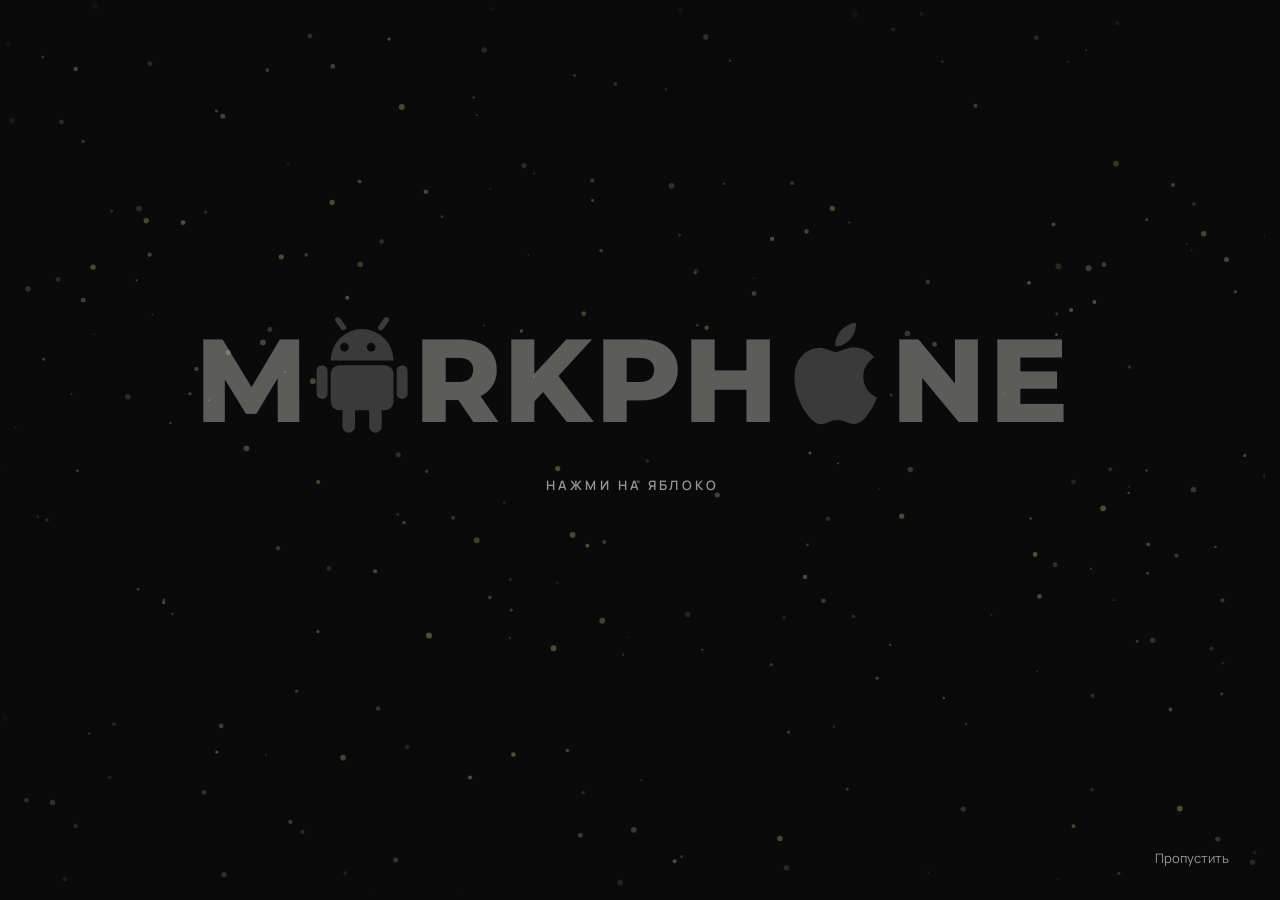
<file: index.html>
<!doctype html>
<html lang="ru">
<head>
  <meta charset="utf-8">
  <meta name="viewport" content="width=device-width, initial-scale=1">
  <title>MARKPHONE — телефоны, рассрочка и ремонт в Тирасполе</title>
  <meta name="description" content="Телефоны с гарантией, рассрочка без первого взноса, Trade-in, выкуп и ремонт iPhone и Android. Тирасполь, ул. Свердлова, 15.">
  <meta name="theme-color" content="#0A0A0A">
  <!-- SEO -->
  <link rel="canonical" href="https://markphone-pmr.dvdstudio.workers.dev/">
  <link rel="icon" href="favicon.ico" sizes="32x32">
  <link rel="icon" href="assets/favicon.svg" type="image/svg+xml">
  <link rel="apple-touch-icon" href="assets/apple-touch-icon.png">
  <link rel="manifest" href="site.webmanifest">
  <meta property="og:type" content="website">
  <meta property="og:site_name" content="MARKPHONE">
  <meta property="og:locale" content="ru_RU">
  <meta property="og:title" content="MARKPHONE — телефоны, рассрочка и ремонт в Тирасполе">
  <meta property="og:description" content="Телефоны с гарантией, рассрочка без первого взноса, Trade-in, выкуп и ремонт iPhone и Android. Тирасполь, ул. Свердлова, 15.">
  <meta property="og:url" content="https://markphone-pmr.dvdstudio.workers.dev/">
  <meta property="og:image" content="https://markphone-pmr.dvdstudio.workers.dev/assets/og-image.jpg">
  <meta property="og:image:width" content="1200">
  <meta property="og:image:height" content="630">
  <meta name="twitter:card" content="summary_large_image">
  <!-- /SEO -->
  <script type="application/ld+json">
{
    "@context": "https://schema.org",
    "@type": "MobilePhoneStore",
    "name": "MARKPHONE",
    "alternateName": "Маркфон",
    "description": "Продажа телефонов с гарантией, рассрочка без первого взноса, Trade-in, выкуп, аксессуары и ремонт в Тирасполе.",
    "url": "https://markphone-pmr.dvdstudio.workers.dev/",
    "logo": "https://markphone-pmr.dvdstudio.workers.dev/assets/icon-512.png",
    "image": "https://markphone-pmr.dvdstudio.workers.dev/assets/og-image.jpg",
    "telephone": "+37377914487",
    "address": {
      "@type": "PostalAddress",
      "streetAddress": "ул. Свердлова, 15",
      "addressLocality": "Тирасполь",
      "postalCode": "MD-3300",
      "addressCountry": "MD"
    },
    "sameAs": [
      "https://www.instagram.com/markphone_pmr/"
    ],
    "makesOffer": [
      {
        "@type": "Offer",
        "itemOffered": {
          "@type": "Service",
          "name": "Ремонт телефонов iPhone и Android"
        }
      },
      {
        "@type": "Offer",
        "itemOffered": {
          "@type": "Product",
          "name": "Телефоны iPhone и Samsung, аксессуары"
        }
      }
    ]
  }
  </script>
  <!-- Интро показываем только при первом заходе: решаем до отрисовки, чтобы не мигало -->
  <script>
    try {
      if (localStorage.getItem('markphone-intro-seen') === '1' && !location.search.includes('intro')) {
        document.documentElement.classList.add('intro-seen');
      }
    } catch (e) {}
  </script>
  <link rel="preconnect" href="https://fonts.googleapis.com">
  <link rel="preconnect" href="https://fonts.gstatic.com" crossorigin>
  <link href="https://fonts.googleapis.com/css2?family=Manrope:wght@400;600;800&family=Montserrat:wght@800&display=swap" rel="stylesheet">
  <link rel="stylesheet" href="css/style.css?v=6">
</head>
<body class="is-off">
  <svg width="0" height="0" style="position:absolute" aria-hidden="true">
    <symbol id="i-android" viewBox="0 0 24 30"><path d="M7.2 2.6 5.8.6M16.8 2.6 18.2.6" stroke="currentColor" stroke-width="1.4" stroke-linecap="round" fill="none"/><path fill="currentColor" fill-rule="evenodd" d="M4 11a8 8 0 0 1 16 0zm4.6-3.4a1.1 1.1 0 1 0 0 .01zm6.8 0a1.1 1.1 0 1 0 0 .01z"/><rect fill="currentColor" x="4" y="12.2" width="16" height="11.5" rx="2.2"/><rect fill="currentColor" x=".4" y="12.2" width="2.8" height="8.6" rx="1.4"/><rect fill="currentColor" x="20.8" y="12.2" width="2.8" height="8.6" rx="1.4"/><rect fill="currentColor" x="7" y="22" width="3.2" height="7.4" rx="1.6"/><rect fill="currentColor" x="13.8" y="22" width="3.2" height="7.4" rx="1.6"/></symbol>
    <symbol id="i-apple" viewBox="0 0 24 24"><path fill="currentColor" d="M12.152 6.896c-.948 0-2.415-1.078-3.96-1.04-2.04.027-3.91 1.183-4.961 3.014-2.117 3.675-.546 9.103 1.519 12.09 1.013 1.454 2.208 3.09 3.792 3.039 1.52-.065 2.09-.987 3.935-.987 1.831 0 2.35.987 3.96.948 1.637-.026 2.676-1.48 3.676-2.948 1.156-1.688 1.636-3.325 1.662-3.415-.039-.013-3.182-1.221-3.22-4.857-.026-3.04 2.48-4.494 2.597-4.559-1.429-2.09-3.623-2.324-4.39-2.376-2-.156-3.675 1.09-4.61 1.09zM15.53 3.83c.843-1.012 1.4-2.427 1.245-3.83-1.207.052-2.662.805-3.532 1.818-.78.896-1.454 2.338-1.273 3.714 1.338.104 2.715-.688 3.559-1.701"/></symbol>
  </svg>

  <header class="site-header" aria-hidden="true">
    <a class="site-logo" href="index.html" aria-label="MARKPHONE — на главную"><span class="mp-logo" aria-hidden="true">M<svg class="ic ic--android" viewBox="0 0 24 30"><use href="#i-android"/></svg>RKPH<svg class="ic ic--apple" viewBox="0 0 24 24"><use href="#i-apple"/></svg>NE</span></a>
    <nav class="site-nav">
      <a href="catalog.html">Каталог</a>
      <a href="repair.html">Ремонт</a>
      <a href="#contacts">Контакты</a>
    </nav>
    <div class="socials">
      <a href="https://www.instagram.com/markphone_pmr/" target="_blank" rel="noopener" aria-label="Instagram" title="Instagram">
        <svg viewBox="0 0 24 24"><rect x="3" y="3" width="18" height="18" rx="5"/><circle cx="12" cy="12" r="4"/><circle class="dot" cx="17.3" cy="6.7" r="1.1"/></svg>
      </a>
      <a href="viber://chat?number=%2B37377914487" aria-label="Viber" title="Viber">
        <svg viewBox="0 0 24 24"><path d="M12 2.8c5.3 0 8.7 2.6 8.7 7.7s-3.4 7.6-8.7 7.6c-.6 0-1.2 0-1.8-.1L6.6 21v-3.8C4.4 15.9 3.3 13.6 3.3 10.5 3.3 5.4 6.7 2.8 12 2.8z"/><path d="M9.3 7.6l1.2-.3.9 1.9-.9.8c.5 1.2 1.4 2.1 2.6 2.6l.8-.9 1.9.9-.3 1.2c-.2.5-.7.8-1.2.7-3-.4-5.4-2.8-5.8-5.8-.1-.5.2-1 .8-1.1z"/></svg>
      </a>
      <a href="https://t.me/+37377914487" target="_blank" rel="noopener" aria-label="Telegram" title="Telegram">
        <svg viewBox="0 0 24 24"><path d="M21.2 3.6L2.9 10.7c-.8.3-.8 1.4 0 1.6l4.6 1.5 1.8 5.6c.2.7 1.1.9 1.6.4l2.6-2.5 4.7 3.5c.6.4 1.4.1 1.6-.6l3-15.2c.2-.9-.7-1.6-1.6-1.4z"/><path d="M7.5 13.8l10.1-6.4-7.4 7.2"/></svg>
      </a>
    </div>
  </header>

  <!-- ===== Первый экран ===== -->
  <section class="stage" id="top">
    <div class="logo">
      <p class="mp-logo mp-logo--big" role="img" aria-label="MARKPHONE">M<svg class="ic ic--android" viewBox="0 0 24 30" aria-hidden="true"><use href="#i-android"/></svg>RKPH<button class="power ic ic--apple" type="button" aria-label="Включить сайт"><svg viewBox="0 0 24 24" aria-hidden="true"><use href="#i-apple"/></svg><span class="power__ring"></span></button>NE</p>
    </div>

    <p class="hint">Нажми на яблоко</p>
    <button class="skip" type="button">Пропустить</button>

    <div class="tagline">
      <h1 class="tagline__main">Телефоны с гарантией. Рассрочка без первого взноса<span class="visually-hidden"> — магазин и ремонт MARKPHONE в Тирасполе</span></h1>
      <p class="tagline__sub">iPhone и Android · Trade-in · Выкуп · Ремонт</p>
      <div class="tagline__actions">
        <a class="btn" href="catalog.html">Каталог</a>
        <a class="btn btn--ghost" href="repair.html">Ремонт</a>
      </div>
    </div>
  </section>

  <!-- ===== Бегущие ленты-разделитель ===== -->
  <div class="tapes" aria-hidden="true">
    <div class="tape tape--red">
      <div class="tape__track">
        <span>Рассрочка без первого взноса</span><span>Trade-in</span><span>Выгодный выкуп</span><span>Гарантия на телефоны</span><span>Бонусы</span><span>Ремонт</span>
        <span>Рассрочка без первого взноса</span><span>Trade-in</span><span>Выгодный выкуп</span><span>Гарантия на телефоны</span><span>Бонусы</span><span>Ремонт</span>
      </div>
    </div>
    <div class="tape tape--white">
      <div class="tape__track">
        <span>iPhone</span><span>Samsung</span><span>Android</span><span>Чехлы</span><span>Зарядки</span><span>Наушники</span><span>Тирасполь, Свердлова 15</span>
        <span>iPhone</span><span>Samsung</span><span>Android</span><span>Чехлы</span><span>Зарядки</span><span>Наушники</span><span>Тирасполь, Свердлова 15</span>
      </div>
    </div>
  </div>

  <main class="content">
    <!-- ===== Два раздела: каталог и ремонт ===== -->
    <section class="doors" aria-label="Разделы сайта">
      <a class="door door--catalog" href="catalog.html">
        <span class="door__kicker">01</span>
        <h2 class="door__title">Каталог</h2>
        <p class="door__text">iPhone и Samsung с гарантией магазина. Цены и платёж в рассрочку — сразу на сайте.</p>
        <span class="door__cta">Смотреть каталог <i>→</i></span>
        <div class="door__art">
          <img class="art art--phone2" src="assets/catalog/s25-black.webp" alt="" loading="lazy">
          <img class="art art--phone" src="assets/catalog/i18pro-silver.webp" alt="" loading="lazy">
        </div>
      </a>

      <a class="door door--repair" href="repair.html">
        <span class="door__kicker">02</span>
        <h2 class="door__title">Ремонт</h2>
        <p class="door__text">Стекло, дисплей, аккумулятор, разъём, камеры, прошивка. Чиним и iPhone, и Android.</p>
        <span class="door__cta">Что мы чиним <i>→</i></span>
        <div class="door__art door__art--repair">
          <span class="duo"><svg class="ic ic--android" viewBox="0 0 24 30" aria-hidden="true"><use href="#i-android"/></svg><svg class="ic ic--apple" viewBox="0 0 24 24" aria-hidden="true"><use href="#i-apple"/></svg></span>
          <ul class="door__chips">
            <li>Дисплей</li><li>Аккумулятор</li><li>Разъём</li><li>Камера</li><li>Крышка</li>
          </ul>
        </div>
      </a>
    </section>

    <!-- ===== Выгоды ===== -->
    <section class="perks" aria-labelledby="perks-title">
      <h2 class="section-title" id="perks-title">Почему MARKPHONE</h2>
      <ul class="repair-list">
        <li><b>Гарантия</b><span>Продаём проверенные телефоны с гарантией</span></li>
        <li><b>Рассрочка</b><span>Без первого взноса — забираете телефон сразу</span></li>
        <li><b>Trade-in</b><span>Сдайте старый телефон в зачёт нового</span></li>
        <li><b>Выкуп</b><span>Выгодно купим ваш телефон за деньги</span></li>
      </ul>
    </section>

    <!-- ===== Контакты ===== -->
    <section class="contacts" id="contacts">
      <h2 class="section-title">Как нас найти</h2>
      <div class="contacts__box">
        <p class="contacts__addr">Тирасполь, ул. Свердлова, 15</p>
        <div class="contacts__reach">
          <a class="contacts__phone" href="tel:+37377914487">779 14 487</a>
          <div class="socials socials--big">
          <a href="https://www.instagram.com/markphone_pmr/" target="_blank" rel="noopener" aria-label="Instagram" title="Instagram">
            <svg viewBox="0 0 24 24"><rect x="3" y="3" width="18" height="18" rx="5"/><circle cx="12" cy="12" r="4"/><circle class="dot" cx="17.3" cy="6.7" r="1.1"/></svg>
          </a>
          <a href="viber://chat?number=%2B37377914487" aria-label="Viber" title="Viber">
            <svg viewBox="0 0 24 24"><path d="M12 2.8c5.3 0 8.7 2.6 8.7 7.7s-3.4 7.6-8.7 7.6c-.6 0-1.2 0-1.8-.1L6.6 21v-3.8C4.4 15.9 3.3 13.6 3.3 10.5 3.3 5.4 6.7 2.8 12 2.8z"/><path d="M9.3 7.6l1.2-.3.9 1.9-.9.8c.5 1.2 1.4 2.1 2.6 2.6l.8-.9 1.9.9-.3 1.2c-.2.5-.7.8-1.2.7-3-.4-5.4-2.8-5.8-5.8-.1-.5.2-1 .8-1.1z"/></svg>
          </a>
          <a href="https://t.me/+37377914487" target="_blank" rel="noopener" aria-label="Telegram" title="Telegram">
            <svg viewBox="0 0 24 24"><path d="M21.2 3.6L2.9 10.7c-.8.3-.8 1.4 0 1.6l4.6 1.5 1.8 5.6c.2.7 1.1.9 1.6.4l2.6-2.5 4.7 3.5c.6.4 1.4.1 1.6-.6l3-15.2c.2-.9-.7-1.6-1.6-1.4z"/><path d="M7.5 13.8l10.1-6.4-7.4 7.2"/></svg>
          </a>
          </div>
        </div>
        <div class="map" data-map-src="https://www.google.com/maps?q=%D0%A2%D0%B8%D1%80%D0%B0%D1%81%D0%BF%D0%BE%D0%BB%D1%8C%2C+%D1%83%D0%BB.+%D0%A1%D0%B2%D0%B5%D1%80%D0%B4%D0%BB%D0%BE%D0%B2%D0%B0+15&z=17&output=embed">
          <p>Карта загружается с сервиса Google Maps, который может сохранять свои cookies.</p>
          <button class="btn map__load" type="button">Показать карту</button>
        </div>
      </div>
    </section>
  </main>

  <footer class="site-footer">
    <span class="mp-logo" role="img" aria-label="MARKPHONE">M<svg class="ic ic--android" viewBox="0 0 24 30"><use href="#i-android"/></svg>RKPH<svg class="ic ic--apple" viewBox="0 0 24 24"><use href="#i-apple"/></svg>NE</span>
    <nav class="footer-links" aria-label="Правовая информация">
      <a href="privacy.html">Политика конфиденциальности</a>
      <a href="cookies.html">Политика cookies</a>
      <a href="terms.html">Пользовательское соглашение</a>
      <button class="cookie-settings" type="button">Настройки cookies</button>
    </nav>
    <p>© 2026 MARKPHONE · Тирасполь, ул. Свердлова, 15</p>
  </footer>

  <script src="js/particles.js?v=1"></script>
  <script src="js/intro.js?v=1"></script>
  <script src="js/consent.js?v=1"></script>
</body>
</html>
</file>
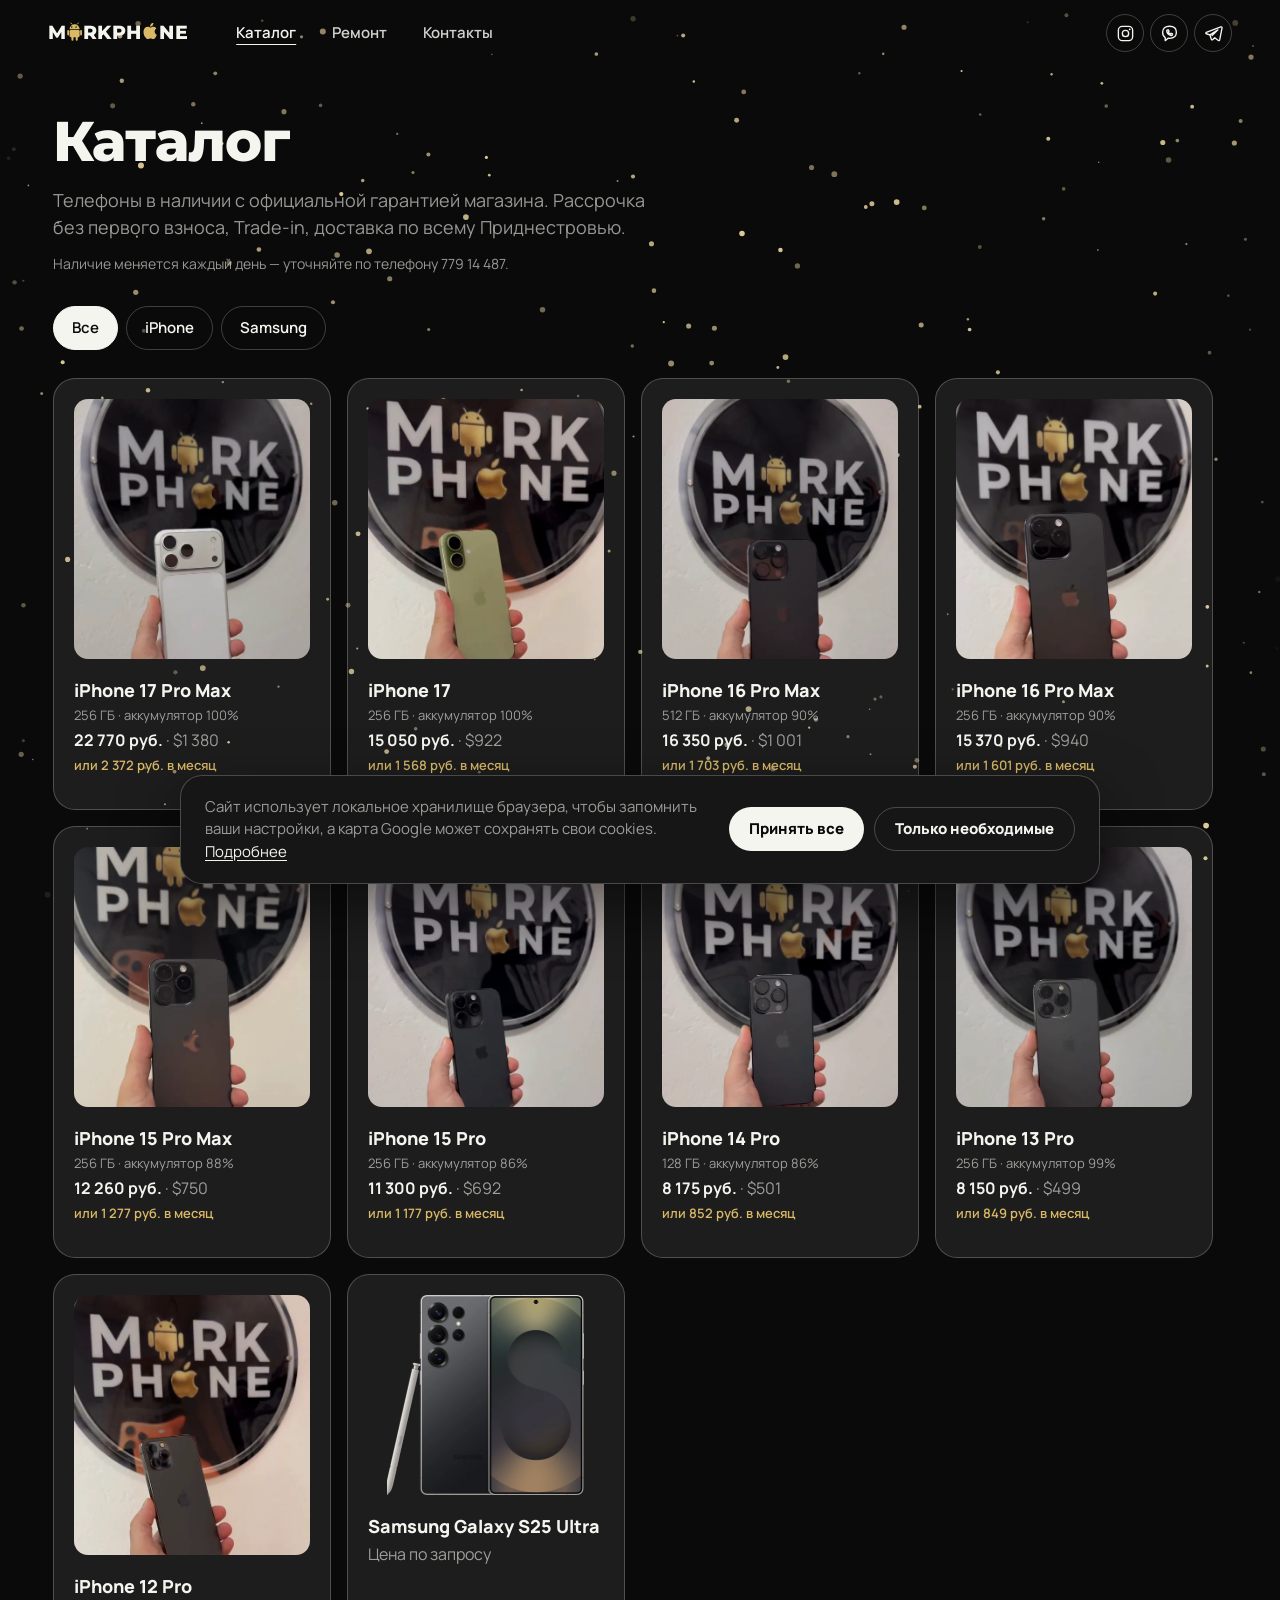
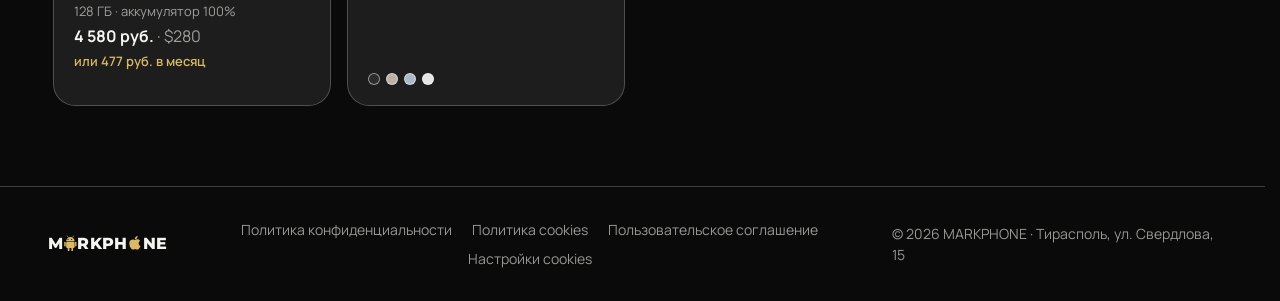
<file: catalog.html>
<!doctype html>
<html lang="ru">
<head>
  <meta charset="utf-8">
  <meta name="viewport" content="width=device-width, initial-scale=1">
  <title>Каталог — MARKPHONE, Тирасполь</title>
  <meta name="description" content="iPhone и Samsung в Тирасполе с гарантией магазина. Рассрочка без первого взноса, Trade-in, доставка по Приднестровью.">
  <meta name="theme-color" content="#0A0A0A">
  <!-- SEO -->
  <link rel="canonical" href="https://markphone-pmr.dvdstudio.workers.dev/catalog.html">
  <link rel="icon" href="favicon.ico" sizes="32x32">
  <link rel="icon" href="assets/favicon.svg" type="image/svg+xml">
  <link rel="apple-touch-icon" href="assets/apple-touch-icon.png">
  <link rel="manifest" href="site.webmanifest">
  <meta property="og:type" content="website">
  <meta property="og:site_name" content="MARKPHONE">
  <meta property="og:locale" content="ru_RU">
  <meta property="og:title" content="Каталог — MARKPHONE, Тирасполь">
  <meta property="og:description" content="iPhone и Samsung в Тирасполе с гарантией магазина. Рассрочка без первого взноса, Trade-in, доставка по Приднестровью.">
  <meta property="og:url" content="https://markphone-pmr.dvdstudio.workers.dev/catalog.html">
  <meta property="og:image" content="https://markphone-pmr.dvdstudio.workers.dev/assets/og-image.jpg">
  <meta property="og:image:width" content="1200">
  <meta property="og:image:height" content="630">
  <meta name="twitter:card" content="summary_large_image">
  <!-- /SEO -->
  <link rel="preconnect" href="https://fonts.googleapis.com">
  <link rel="preconnect" href="https://fonts.gstatic.com" crossorigin>
  <link href="https://fonts.googleapis.com/css2?family=Manrope:wght@400;600;800&family=Montserrat:wght@800&display=swap" rel="stylesheet">
  <link rel="stylesheet" href="css/style.css?v=6">
</head>
<body class="is-on">
  <svg width="0" height="0" style="position:absolute" aria-hidden="true">
    <symbol id="i-android" viewBox="0 0 24 30"><path d="M7.2 2.6 5.8.6M16.8 2.6 18.2.6" stroke="currentColor" stroke-width="1.4" stroke-linecap="round" fill="none"/><path fill="currentColor" fill-rule="evenodd" d="M4 11a8 8 0 0 1 16 0zm4.6-3.4a1.1 1.1 0 1 0 0 .01zm6.8 0a1.1 1.1 0 1 0 0 .01z"/><rect fill="currentColor" x="4" y="12.2" width="16" height="11.5" rx="2.2"/><rect fill="currentColor" x=".4" y="12.2" width="2.8" height="8.6" rx="1.4"/><rect fill="currentColor" x="20.8" y="12.2" width="2.8" height="8.6" rx="1.4"/><rect fill="currentColor" x="7" y="22" width="3.2" height="7.4" rx="1.6"/><rect fill="currentColor" x="13.8" y="22" width="3.2" height="7.4" rx="1.6"/></symbol>
    <symbol id="i-apple" viewBox="0 0 24 24"><path fill="currentColor" d="M12.152 6.896c-.948 0-2.415-1.078-3.96-1.04-2.04.027-3.91 1.183-4.961 3.014-2.117 3.675-.546 9.103 1.519 12.09 1.013 1.454 2.208 3.09 3.792 3.039 1.52-.065 2.09-.987 3.935-.987 1.831 0 2.35.987 3.96.948 1.637-.026 2.676-1.48 3.676-2.948 1.156-1.688 1.636-3.325 1.662-3.415-.039-.013-3.182-1.221-3.22-4.857-.026-3.04 2.48-4.494 2.597-4.559-1.429-2.09-3.623-2.324-4.39-2.376-2-.156-3.675 1.09-4.61 1.09zM15.53 3.83c.843-1.012 1.4-2.427 1.245-3.83-1.207.052-2.662.805-3.532 1.818-.78.896-1.454 2.338-1.273 3.714 1.338.104 2.715-.688 3.559-1.701"/></symbol>
  </svg>

  <header class="site-header">
    <a class="site-logo" href="index.html" aria-label="MARKPHONE — на главную"><span class="mp-logo" aria-hidden="true">M<svg class="ic ic--android" viewBox="0 0 24 30"><use href="#i-android"/></svg>RKPH<svg class="ic ic--apple" viewBox="0 0 24 24"><use href="#i-apple"/></svg>NE</span></a>
    <nav class="site-nav">
      <a href="catalog.html" aria-current="page">Каталог</a>
      <a href="repair.html">Ремонт</a>
      <a href="index.html#contacts">Контакты</a>
    </nav>
    <div class="socials">
      <a href="https://www.instagram.com/markphone_pmr/" target="_blank" rel="noopener" aria-label="Instagram" title="Instagram">
        <svg viewBox="0 0 24 24"><rect x="3" y="3" width="18" height="18" rx="5"/><circle cx="12" cy="12" r="4"/><circle class="dot" cx="17.3" cy="6.7" r="1.1"/></svg>
      </a>
      <a href="viber://chat?number=%2B37377914487" aria-label="Viber" title="Viber">
        <svg viewBox="0 0 24 24"><path d="M12 2.8c5.3 0 8.7 2.6 8.7 7.7s-3.4 7.6-8.7 7.6c-.6 0-1.2 0-1.8-.1L6.6 21v-3.8C4.4 15.9 3.3 13.6 3.3 10.5 3.3 5.4 6.7 2.8 12 2.8z"/><path d="M9.3 7.6l1.2-.3.9 1.9-.9.8c.5 1.2 1.4 2.1 2.6 2.6l.8-.9 1.9.9-.3 1.2c-.2.5-.7.8-1.2.7-3-.4-5.4-2.8-5.8-5.8-.1-.5.2-1 .8-1.1z"/></svg>
      </a>
      <a href="https://t.me/+37377914487" target="_blank" rel="noopener" aria-label="Telegram" title="Telegram">
        <svg viewBox="0 0 24 24"><path d="M21.2 3.6L2.9 10.7c-.8.3-.8 1.4 0 1.6l4.6 1.5 1.8 5.6c.2.7 1.1.9 1.6.4l2.6-2.5 4.7 3.5c.6.4 1.4.1 1.6-.6l3-15.2c.2-.9-.7-1.6-1.6-1.4z"/><path d="M7.5 13.8l10.1-6.4-7.4 7.2"/></svg>
      </a>
    </div>
  </header>

  <main class="content catalog-page">
    <h1 class="section-title">Каталог</h1>
    <p class="section-lead">Телефоны в наличии с официальной гарантией магазина. Рассрочка без первого взноса, Trade-in, доставка по всему Приднестровью.</p>
    <p class="notice">Наличие меняется каждый день — уточняйте по телефону 779 14 487.</p>

    <div class="tabs" role="group" aria-label="Категории"></div>
    <ul class="products"></ul>
  </main>

  <!-- Карточка товара -->
  <dialog class="product" aria-labelledby="product-name">
    <button class="product__close" type="button" aria-label="Закрыть">×</button>
    <div class="product__inner">
      <div class="product__media"><img alt=""></div>
      <div>
        <h2 class="product__name" id="product-name"></h2>
        <p class="product__price"></p>
        <div class="product__options"></div>
        <dl class="specs"></dl>
        <div class="product__actions">
          <a class="btn btn--red" href="tel:+37377914487">Заказать: 779 14 487</a>
          <a class="btn btn--ghost" href="https://ig.me/m/markphone_pmr" target="_blank" rel="noopener">Написать в Instagram</a>
        </div>
      </div>
    </div>
  </dialog>

  <footer class="site-footer">
    <span class="mp-logo" role="img" aria-label="MARKPHONE">M<svg class="ic ic--android" viewBox="0 0 24 30"><use href="#i-android"/></svg>RKPH<svg class="ic ic--apple" viewBox="0 0 24 24"><use href="#i-apple"/></svg>NE</span>
    <nav class="footer-links" aria-label="Правовая информация">
      <a href="privacy.html">Политика конфиденциальности</a>
      <a href="cookies.html">Политика cookies</a>
      <a href="terms.html">Пользовательское соглашение</a>
      <button class="cookie-settings" type="button">Настройки cookies</button>
    </nav>
    <p>© 2026 MARKPHONE · Тирасполь, ул. Свердлова, 15</p>
  </footer>

  <script src="js/products.js?v=6"></script>
  <script src="js/catalog.js?v=6"></script>
  <script src="js/particles.js?v=6"></script>
  <script src="js/consent.js?v=6"></script>
</body>
</html>
</file>
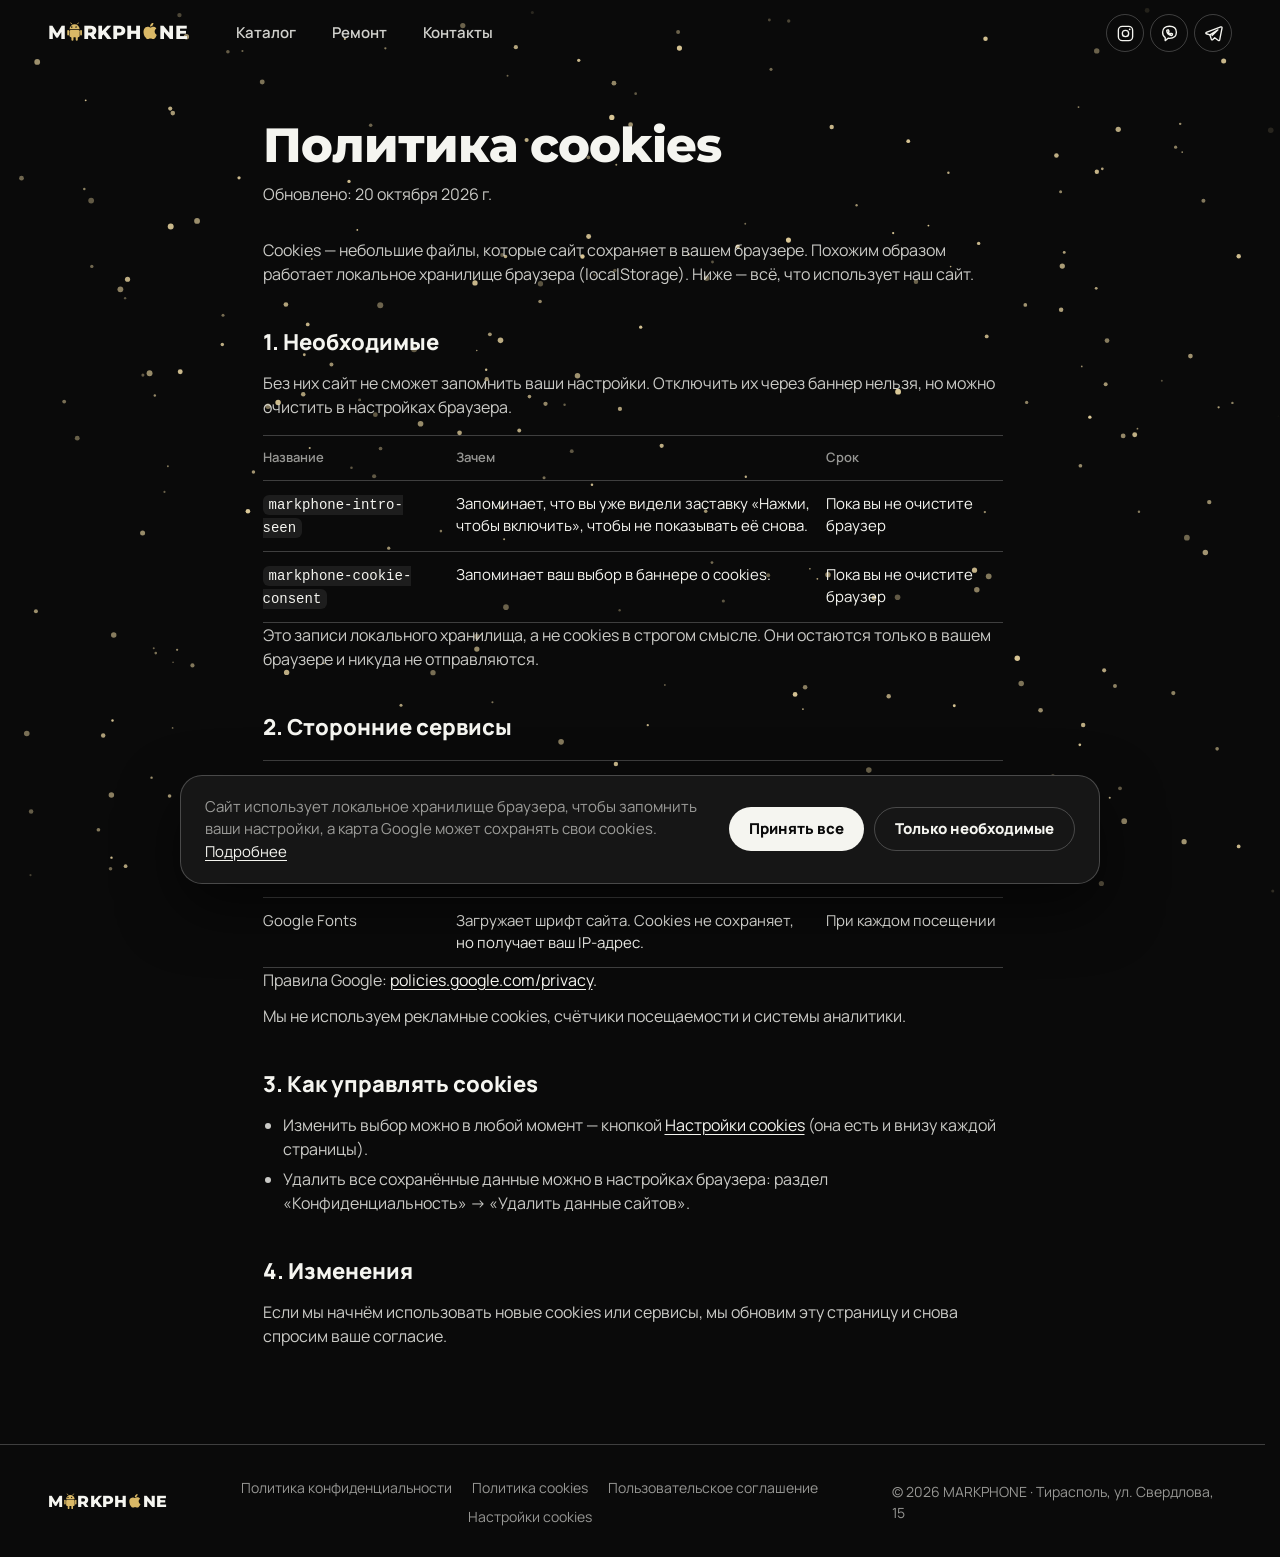
<file: cookies.html>
<!doctype html>
<html lang="ru">
<head>
  <meta charset="utf-8">
  <meta name="viewport" content="width=device-width, initial-scale=1">
  <title>Политика cookies — MARKPHONE, Тирасполь</title>
  <meta name="description" content="Какие cookies и локальное хранилище использует сайт MARKPHONE и как ими управлять.">
  <meta name="theme-color" content="#0A0A0A">
  <!-- SEO -->
  <link rel="canonical" href="https://markphone-pmr.dvdstudio.workers.dev/cookies.html">
  <link rel="icon" href="favicon.ico" sizes="32x32">
  <link rel="icon" href="assets/favicon.svg" type="image/svg+xml">
  <link rel="apple-touch-icon" href="assets/apple-touch-icon.png">
  <link rel="manifest" href="site.webmanifest">
  <meta property="og:type" content="website">
  <meta property="og:site_name" content="MARKPHONE">
  <meta property="og:locale" content="ru_RU">
  <meta property="og:title" content="Политика cookies — MARKPHONE, Тирасполь">
  <meta property="og:description" content="Какие cookies и локальное хранилище использует сайт MARKPHONE и как ими управлять.">
  <meta property="og:url" content="https://markphone-pmr.dvdstudio.workers.dev/cookies.html">
  <meta property="og:image" content="https://markphone-pmr.dvdstudio.workers.dev/assets/og-image.jpg">
  <meta property="og:image:width" content="1200">
  <meta property="og:image:height" content="630">
  <meta name="twitter:card" content="summary_large_image">
  <!-- /SEO -->
  <link rel="preconnect" href="https://fonts.googleapis.com">
  <link rel="preconnect" href="https://fonts.gstatic.com" crossorigin>
  <link href="https://fonts.googleapis.com/css2?family=Manrope:wght@400;600;800&family=Montserrat:wght@800&display=swap" rel="stylesheet">
  <link rel="stylesheet" href="css/style.css?v=6">
</head>
<body class="is-on">
  <svg width="0" height="0" style="position:absolute" aria-hidden="true">
    <symbol id="i-android" viewBox="0 0 24 30"><path d="M7.2 2.6 5.8.6M16.8 2.6 18.2.6" stroke="currentColor" stroke-width="1.4" stroke-linecap="round" fill="none"/><path fill="currentColor" fill-rule="evenodd" d="M4 11a8 8 0 0 1 16 0zm4.6-3.4a1.1 1.1 0 1 0 0 .01zm6.8 0a1.1 1.1 0 1 0 0 .01z"/><rect fill="currentColor" x="4" y="12.2" width="16" height="11.5" rx="2.2"/><rect fill="currentColor" x=".4" y="12.2" width="2.8" height="8.6" rx="1.4"/><rect fill="currentColor" x="20.8" y="12.2" width="2.8" height="8.6" rx="1.4"/><rect fill="currentColor" x="7" y="22" width="3.2" height="7.4" rx="1.6"/><rect fill="currentColor" x="13.8" y="22" width="3.2" height="7.4" rx="1.6"/></symbol>
    <symbol id="i-apple" viewBox="0 0 24 24"><path fill="currentColor" d="M12.152 6.896c-.948 0-2.415-1.078-3.96-1.04-2.04.027-3.91 1.183-4.961 3.014-2.117 3.675-.546 9.103 1.519 12.09 1.013 1.454 2.208 3.09 3.792 3.039 1.52-.065 2.09-.987 3.935-.987 1.831 0 2.35.987 3.96.948 1.637-.026 2.676-1.48 3.676-2.948 1.156-1.688 1.636-3.325 1.662-3.415-.039-.013-3.182-1.221-3.22-4.857-.026-3.04 2.48-4.494 2.597-4.559-1.429-2.09-3.623-2.324-4.39-2.376-2-.156-3.675 1.09-4.61 1.09zM15.53 3.83c.843-1.012 1.4-2.427 1.245-3.83-1.207.052-2.662.805-3.532 1.818-.78.896-1.454 2.338-1.273 3.714 1.338.104 2.715-.688 3.559-1.701"/></symbol>
  </svg>

  <header class="site-header">
    <a class="site-logo" href="index.html" aria-label="MARKPHONE — на главную"><span class="mp-logo" aria-hidden="true">M<svg class="ic ic--android" viewBox="0 0 24 30"><use href="#i-android"/></svg>RKPH<svg class="ic ic--apple" viewBox="0 0 24 24"><use href="#i-apple"/></svg>NE</span></a>
    <nav class="site-nav">
      <a href="catalog.html">Каталог</a>
      <a href="repair.html">Ремонт</a>
      <a href="index.html#contacts">Контакты</a>
    </nav>
    <div class="socials">
      <a href="https://www.instagram.com/markphone_pmr/" target="_blank" rel="noopener" aria-label="Instagram" title="Instagram">
        <svg viewBox="0 0 24 24"><rect x="3" y="3" width="18" height="18" rx="5"/><circle cx="12" cy="12" r="4"/><circle class="dot" cx="17.3" cy="6.7" r="1.1"/></svg>
      </a>
      <a href="viber://chat?number=%2B37377914487" aria-label="Viber" title="Viber">
        <svg viewBox="0 0 24 24"><path d="M12 2.8c5.3 0 8.7 2.6 8.7 7.7s-3.4 7.6-8.7 7.6c-.6 0-1.2 0-1.8-.1L6.6 21v-3.8C4.4 15.9 3.3 13.6 3.3 10.5 3.3 5.4 6.7 2.8 12 2.8z"/><path d="M9.3 7.6l1.2-.3.9 1.9-.9.8c.5 1.2 1.4 2.1 2.6 2.6l.8-.9 1.9.9-.3 1.2c-.2.5-.7.8-1.2.7-3-.4-5.4-2.8-5.8-5.8-.1-.5.2-1 .8-1.1z"/></svg>
      </a>
      <a href="https://t.me/+37377914487" target="_blank" rel="noopener" aria-label="Telegram" title="Telegram">
        <svg viewBox="0 0 24 24"><path d="M21.2 3.6L2.9 10.7c-.8.3-.8 1.4 0 1.6l4.6 1.5 1.8 5.6c.2.7 1.1.9 1.6.4l2.6-2.5 4.7 3.5c.6.4 1.4.1 1.6-.6l3-15.2c.2-.9-.7-1.6-1.6-1.4z"/><path d="M7.5 13.8l10.1-6.4-7.4 7.2"/></svg>
      </a>
    </div>
  </header>

  <main class="content legal">
    <h1 class="section-title">Политика cookies</h1>
    <p class="legal__date">Обновлено: 20 октября 2026 г.</p>
<p>Cookies — небольшие файлы, которые сайт сохраняет в вашем браузере. Похожим образом работает локальное хранилище браузера (localStorage). Ниже — всё, что использует наш сайт.</p>

<h2>1. Необходимые</h2>
<p>Без них сайт не сможет запомнить ваши настройки. Отключить их через баннер нельзя, но можно очистить в настройках браузера.</p>
<div class="legal-table" role="table">
  <div role="row"><b role="columnheader">Название</b><b role="columnheader">Зачем</b><b role="columnheader">Срок</b></div>
  <div role="row"><span role="cell"><code>markphone-intro-seen</code></span><span role="cell">Запоминает, что вы уже видели заставку «Нажми, чтобы включить», чтобы не показывать её снова.</span><span role="cell">Пока вы не очистите браузер</span></div>
  <div role="row"><span role="cell"><code>markphone-cookie-consent</code></span><span role="cell">Запоминает ваш выбор в баннере о cookies.</span><span role="cell">Пока вы не очистите браузер</span></div>
</div>
<p>Это записи локального хранилища, а не cookies в строгом смысле. Они остаются только в вашем браузере и никуда не отправляются.</p>

<h2>2. Сторонние сервисы</h2>
<div class="legal-table" role="table">
  <div role="row"><b role="columnheader">Сервис</b><b role="columnheader">Что делает</b><b role="columnheader">Когда</b></div>
  <div role="row"><span role="cell">Google Maps</span><span role="cell">Показывает карту с адресом магазина. Google может сохранять свои cookies и получать ваш IP-адрес.</span><span role="cell">Только если вы нажали «Принять все» или «Показать карту»</span></div>
  <div role="row"><span role="cell">Google Fonts</span><span role="cell">Загружает шрифт сайта. Cookies не сохраняет, но получает ваш IP-адрес.</span><span role="cell">При каждом посещении</span></div>
</div>
<p>Правила Google: <a href="https://policies.google.com/privacy" target="_blank" rel="noopener">policies.google.com/privacy</a>.</p>
<p>Мы не используем рекламные cookies, счётчики посещаемости и системы аналитики.</p>

<h2>3. Как управлять cookies</h2>
<ul>
  <li>Изменить выбор можно в любой момент — кнопкой <button class="cookie-settings link-button" type="button">Настройки cookies</button> (она есть и внизу каждой страницы).</li>
  <li>Удалить все сохранённые данные можно в настройках браузера: раздел «Конфиденциальность» → «Удалить данные сайтов».</li>
</ul>

<h2>4. Изменения</h2>
<p>Если мы начнём использовать новые cookies или сервисы, мы обновим эту страницу и снова спросим ваше согласие.</p>
  </main>

  <footer class="site-footer">
    <span class="mp-logo" role="img" aria-label="MARKPHONE">M<svg class="ic ic--android" viewBox="0 0 24 30"><use href="#i-android"/></svg>RKPH<svg class="ic ic--apple" viewBox="0 0 24 24"><use href="#i-apple"/></svg>NE</span>
    <nav class="footer-links" aria-label="Правовая информация">
      <a href="privacy.html">Политика конфиденциальности</a>
      <a href="cookies.html">Политика cookies</a>
      <a href="terms.html">Пользовательское соглашение</a>
      <button class="cookie-settings" type="button">Настройки cookies</button>
    </nav>
    <p>© 2026 MARKPHONE · Тирасполь, ул. Свердлова, 15</p>
  </footer>

  <script src="js/particles.js?v=1"></script>
  <script src="js/consent.js?v=1"></script>
  <script>
    const header = document.querySelector('.site-header');
    addEventListener('scroll', () => header.classList.toggle('is-scrolled', scrollY > 40), { passive: true });
  </script>
</body>
</html>
</file>
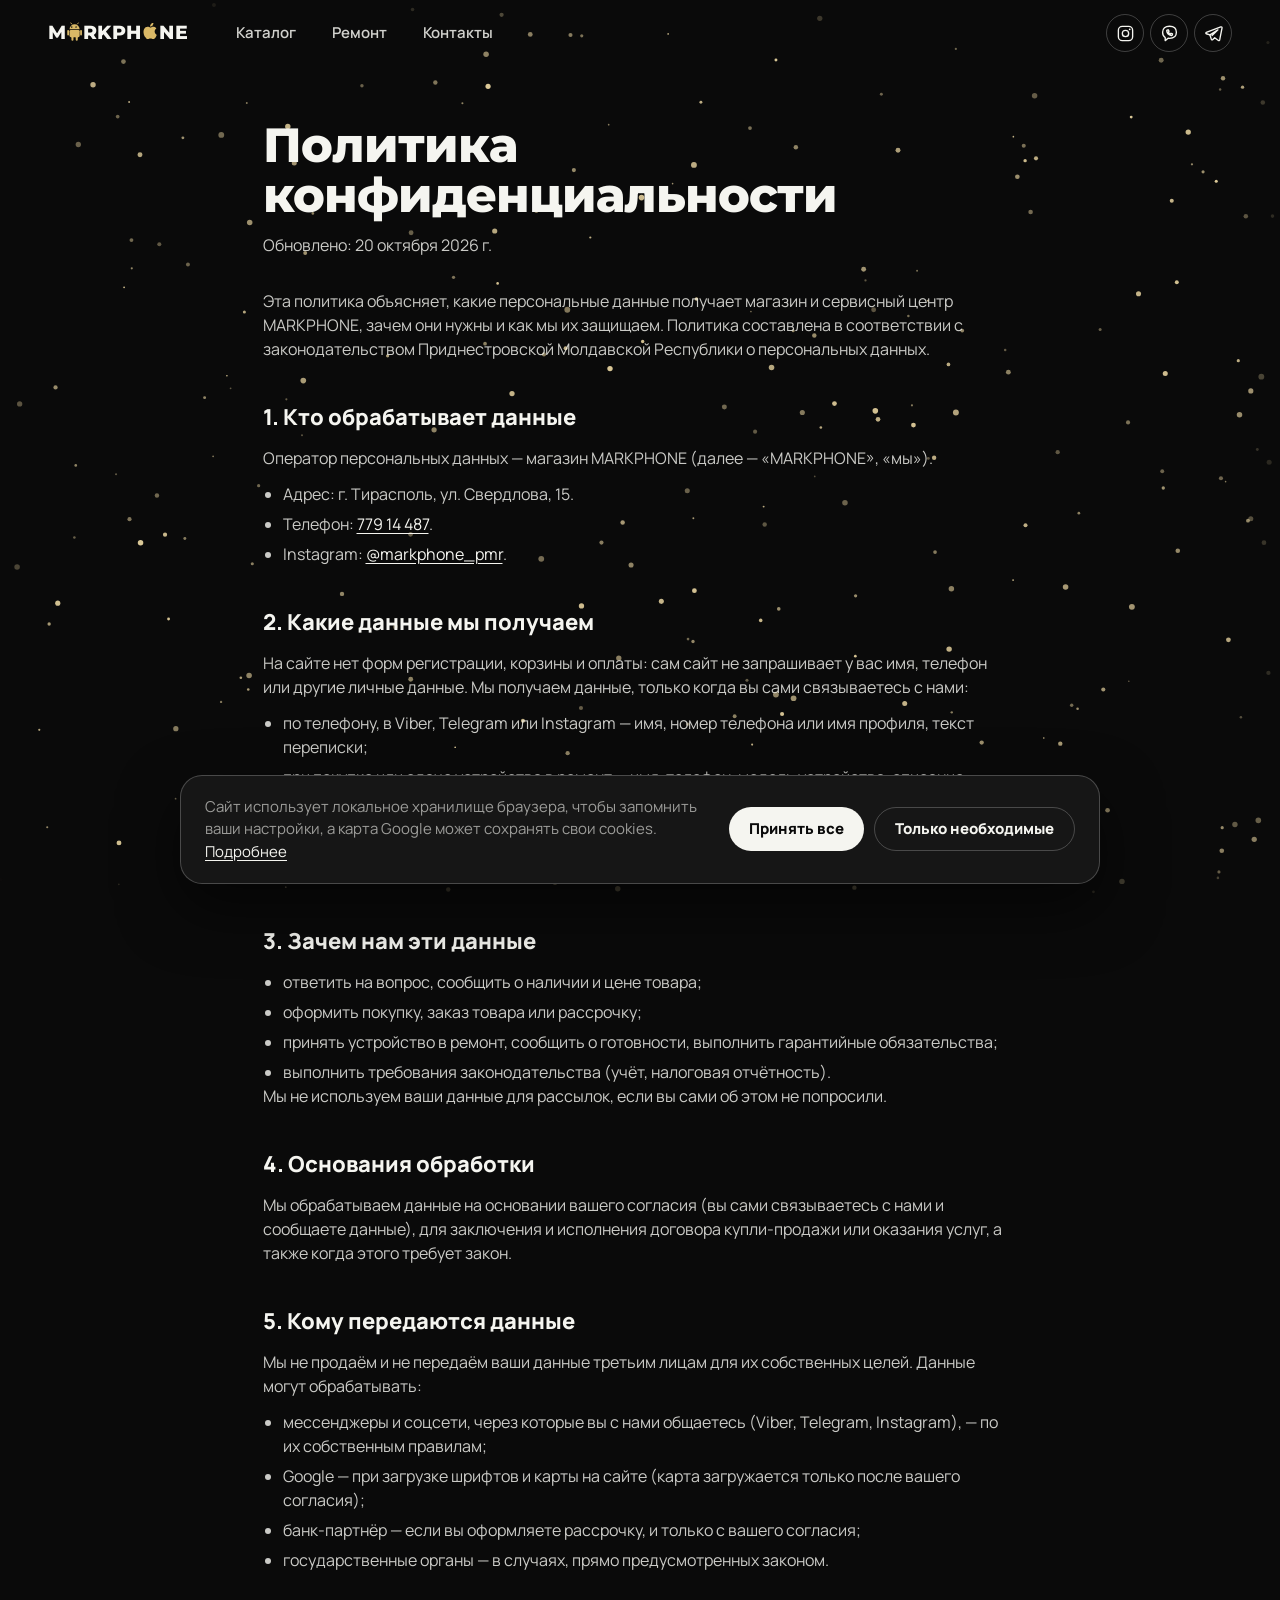
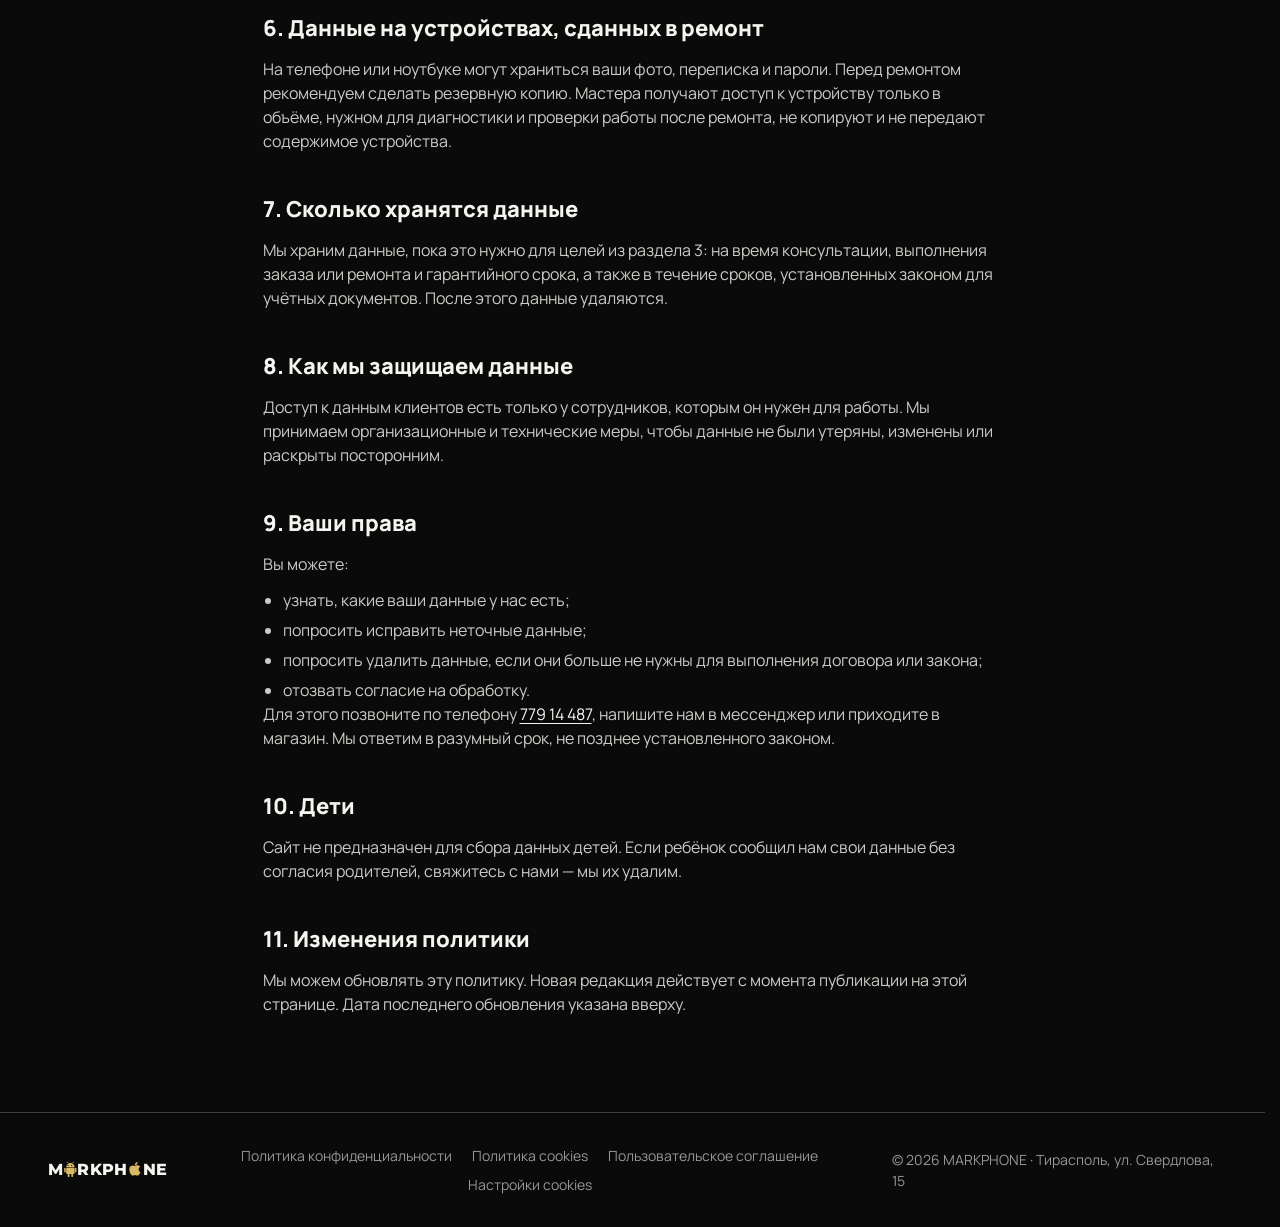
<file: privacy.html>
<!doctype html>
<html lang="ru">
<head>
  <meta charset="utf-8">
  <meta name="viewport" content="width=device-width, initial-scale=1">
  <title>Политика конфиденциальности — MARKPHONE, Тирасполь</title>
  <meta name="description" content="Как MARKPHONE обрабатывает персональные данные посетителей сайта и клиентов.">
  <meta name="theme-color" content="#0A0A0A">
  <!-- SEO -->
  <link rel="canonical" href="https://markphone-pmr.dvdstudio.workers.dev/privacy.html">
  <link rel="icon" href="favicon.ico" sizes="32x32">
  <link rel="icon" href="assets/favicon.svg" type="image/svg+xml">
  <link rel="apple-touch-icon" href="assets/apple-touch-icon.png">
  <link rel="manifest" href="site.webmanifest">
  <meta property="og:type" content="website">
  <meta property="og:site_name" content="MARKPHONE">
  <meta property="og:locale" content="ru_RU">
  <meta property="og:title" content="Политика конфиденциальности — MARKPHONE, Тирасполь">
  <meta property="og:description" content="Как MARKPHONE обрабатывает персональные данные посетителей сайта и клиентов.">
  <meta property="og:url" content="https://markphone-pmr.dvdstudio.workers.dev/privacy.html">
  <meta property="og:image" content="https://markphone-pmr.dvdstudio.workers.dev/assets/og-image.jpg">
  <meta property="og:image:width" content="1200">
  <meta property="og:image:height" content="630">
  <meta name="twitter:card" content="summary_large_image">
  <!-- /SEO -->
  <link rel="preconnect" href="https://fonts.googleapis.com">
  <link rel="preconnect" href="https://fonts.gstatic.com" crossorigin>
  <link href="https://fonts.googleapis.com/css2?family=Manrope:wght@400;600;800&family=Montserrat:wght@800&display=swap" rel="stylesheet">
  <link rel="stylesheet" href="css/style.css?v=6">
</head>
<body class="is-on">
  <svg width="0" height="0" style="position:absolute" aria-hidden="true">
    <symbol id="i-android" viewBox="0 0 24 30"><path d="M7.2 2.6 5.8.6M16.8 2.6 18.2.6" stroke="currentColor" stroke-width="1.4" stroke-linecap="round" fill="none"/><path fill="currentColor" fill-rule="evenodd" d="M4 11a8 8 0 0 1 16 0zm4.6-3.4a1.1 1.1 0 1 0 0 .01zm6.8 0a1.1 1.1 0 1 0 0 .01z"/><rect fill="currentColor" x="4" y="12.2" width="16" height="11.5" rx="2.2"/><rect fill="currentColor" x=".4" y="12.2" width="2.8" height="8.6" rx="1.4"/><rect fill="currentColor" x="20.8" y="12.2" width="2.8" height="8.6" rx="1.4"/><rect fill="currentColor" x="7" y="22" width="3.2" height="7.4" rx="1.6"/><rect fill="currentColor" x="13.8" y="22" width="3.2" height="7.4" rx="1.6"/></symbol>
    <symbol id="i-apple" viewBox="0 0 24 24"><path fill="currentColor" d="M12.152 6.896c-.948 0-2.415-1.078-3.96-1.04-2.04.027-3.91 1.183-4.961 3.014-2.117 3.675-.546 9.103 1.519 12.09 1.013 1.454 2.208 3.09 3.792 3.039 1.52-.065 2.09-.987 3.935-.987 1.831 0 2.35.987 3.96.948 1.637-.026 2.676-1.48 3.676-2.948 1.156-1.688 1.636-3.325 1.662-3.415-.039-.013-3.182-1.221-3.22-4.857-.026-3.04 2.48-4.494 2.597-4.559-1.429-2.09-3.623-2.324-4.39-2.376-2-.156-3.675 1.09-4.61 1.09zM15.53 3.83c.843-1.012 1.4-2.427 1.245-3.83-1.207.052-2.662.805-3.532 1.818-.78.896-1.454 2.338-1.273 3.714 1.338.104 2.715-.688 3.559-1.701"/></symbol>
  </svg>

  <header class="site-header">
    <a class="site-logo" href="index.html" aria-label="MARKPHONE — на главную"><span class="mp-logo" aria-hidden="true">M<svg class="ic ic--android" viewBox="0 0 24 30"><use href="#i-android"/></svg>RKPH<svg class="ic ic--apple" viewBox="0 0 24 24"><use href="#i-apple"/></svg>NE</span></a>
    <nav class="site-nav">
      <a href="catalog.html">Каталог</a>
      <a href="repair.html">Ремонт</a>
      <a href="index.html#contacts">Контакты</a>
    </nav>
    <div class="socials">
      <a href="https://www.instagram.com/markphone_pmr/" target="_blank" rel="noopener" aria-label="Instagram" title="Instagram">
        <svg viewBox="0 0 24 24"><rect x="3" y="3" width="18" height="18" rx="5"/><circle cx="12" cy="12" r="4"/><circle class="dot" cx="17.3" cy="6.7" r="1.1"/></svg>
      </a>
      <a href="viber://chat?number=%2B37377914487" aria-label="Viber" title="Viber">
        <svg viewBox="0 0 24 24"><path d="M12 2.8c5.3 0 8.7 2.6 8.7 7.7s-3.4 7.6-8.7 7.6c-.6 0-1.2 0-1.8-.1L6.6 21v-3.8C4.4 15.9 3.3 13.6 3.3 10.5 3.3 5.4 6.7 2.8 12 2.8z"/><path d="M9.3 7.6l1.2-.3.9 1.9-.9.8c.5 1.2 1.4 2.1 2.6 2.6l.8-.9 1.9.9-.3 1.2c-.2.5-.7.8-1.2.7-3-.4-5.4-2.8-5.8-5.8-.1-.5.2-1 .8-1.1z"/></svg>
      </a>
      <a href="https://t.me/+37377914487" target="_blank" rel="noopener" aria-label="Telegram" title="Telegram">
        <svg viewBox="0 0 24 24"><path d="M21.2 3.6L2.9 10.7c-.8.3-.8 1.4 0 1.6l4.6 1.5 1.8 5.6c.2.7 1.1.9 1.6.4l2.6-2.5 4.7 3.5c.6.4 1.4.1 1.6-.6l3-15.2c.2-.9-.7-1.6-1.6-1.4z"/><path d="M7.5 13.8l10.1-6.4-7.4 7.2"/></svg>
      </a>
    </div>
  </header>

  <main class="content legal">
    <h1 class="section-title">Политика конфиденциальности</h1>
    <p class="legal__date">Обновлено: 20 октября 2026 г.</p>
<p>Эта политика объясняет, какие персональные данные получает магазин и сервисный центр MARKPHONE, зачем они нужны и как мы их защищаем. Политика составлена в соответствии с законодательством Приднестровской Молдавской Республики о персональных данных.</p>

<h2>1. Кто обрабатывает данные</h2>
<p>Оператор персональных данных — магазин MARKPHONE (далее — «MARKPHONE», «мы»).</p>
<ul>
  <li>Адрес: г. Тирасполь, ул. Свердлова, 15.</li>
  <li>Телефон: <a href="tel:+37377914487">779 14 487</a>.</li>
  <li>Instagram: <a href="https://www.instagram.com/markphone_pmr/" target="_blank" rel="noopener">@markphone_pmr</a>.</li>
</ul>

<h2>2. Какие данные мы получаем</h2>
<p>На сайте нет форм регистрации, корзины и оплаты: сам сайт не запрашивает у вас имя, телефон или другие личные данные. Мы получаем данные, только когда вы сами связываетесь с нами:</p>
<ul>
  <li>по телефону, в Viber, Telegram или Instagram — имя, номер телефона или имя профиля, текст переписки;</li>
  <li>при покупке или сдаче устройства в ремонт — имя, телефон, модель устройства, описание неисправности, данные для гарантии.</li>
</ul>
<p>При посещении сайта браузер автоматически передаёт технические данные: IP-адрес, тип браузера и устройства, время запроса. Их обрабатывают хостинг сайта и сторонние сервисы (см. раздел 5). Подробнее — в <a href="cookies.html">политике cookies</a>.</p>

<h2>3. Зачем нам эти данные</h2>
<ul>
  <li>ответить на вопрос, сообщить о наличии и цене товара;</li>
  <li>оформить покупку, заказ товара или рассрочку;</li>
  <li>принять устройство в ремонт, сообщить о готовности, выполнить гарантийные обязательства;</li>
  <li>выполнить требования законодательства (учёт, налоговая отчётность).</li>
</ul>
<p>Мы не используем ваши данные для рассылок, если вы сами об этом не попросили.</p>

<h2>4. Основания обработки</h2>
<p>Мы обрабатываем данные на основании вашего согласия (вы сами связываетесь с нами и сообщаете данные), для заключения и исполнения договора купли-продажи или оказания услуг, а также когда этого требует закон.</p>

<h2>5. Кому передаются данные</h2>
<p>Мы не продаём и не передаём ваши данные третьим лицам для их собственных целей. Данные могут обрабатывать:</p>
<ul>
  <li>мессенджеры и соцсети, через которые вы с нами общаетесь (Viber, Telegram, Instagram), — по их собственным правилам;</li>
  <li>Google — при загрузке шрифтов и карты на сайте (карта загружается только после вашего согласия);</li>
  <li>банк-партнёр — если вы оформляете рассрочку, и только с вашего согласия;</li>
  <li>государственные органы — в случаях, прямо предусмотренных законом.</li>
</ul>

<h2>6. Данные на устройствах, сданных в ремонт</h2>
<p>На телефоне или ноутбуке могут храниться ваши фото, переписка и пароли. Перед ремонтом рекомендуем сделать резервную копию. Мастера получают доступ к устройству только в объёме, нужном для диагностики и проверки работы после ремонта, не копируют и не передают содержимое устройства.</p>

<h2>7. Сколько хранятся данные</h2>
<p>Мы храним данные, пока это нужно для целей из раздела 3: на время консультации, выполнения заказа или ремонта и гарантийного срока, а также в течение сроков, установленных законом для учётных документов. После этого данные удаляются.</p>

<h2>8. Как мы защищаем данные</h2>
<p>Доступ к данным клиентов есть только у сотрудников, которым он нужен для работы. Мы принимаем организационные и технические меры, чтобы данные не были утеряны, изменены или раскрыты посторонним.</p>

<h2>9. Ваши права</h2>
<p>Вы можете:</p>
<ul>
  <li>узнать, какие ваши данные у нас есть;</li>
  <li>попросить исправить неточные данные;</li>
  <li>попросить удалить данные, если они больше не нужны для выполнения договора или закона;</li>
  <li>отозвать согласие на обработку.</li>
</ul>
<p>Для этого позвоните по телефону <a href="tel:+37377914487">779 14 487</a>, напишите нам в мессенджер или приходите в магазин. Мы ответим в разумный срок, не позднее установленного законом.</p>

<h2>10. Дети</h2>
<p>Сайт не предназначен для сбора данных детей. Если ребёнок сообщил нам свои данные без согласия родителей, свяжитесь с нами — мы их удалим.</p>

<h2>11. Изменения политики</h2>
<p>Мы можем обновлять эту политику. Новая редакция действует с момента публикации на этой странице. Дата последнего обновления указана вверху.</p>
  </main>

  <footer class="site-footer">
    <span class="mp-logo" role="img" aria-label="MARKPHONE">M<svg class="ic ic--android" viewBox="0 0 24 30"><use href="#i-android"/></svg>RKPH<svg class="ic ic--apple" viewBox="0 0 24 24"><use href="#i-apple"/></svg>NE</span>
    <nav class="footer-links" aria-label="Правовая информация">
      <a href="privacy.html">Политика конфиденциальности</a>
      <a href="cookies.html">Политика cookies</a>
      <a href="terms.html">Пользовательское соглашение</a>
      <button class="cookie-settings" type="button">Настройки cookies</button>
    </nav>
    <p>© 2026 MARKPHONE · Тирасполь, ул. Свердлова, 15</p>
  </footer>

  <script src="js/particles.js?v=1"></script>
  <script src="js/consent.js?v=1"></script>
  <script>
    const header = document.querySelector('.site-header');
    addEventListener('scroll', () => header.classList.toggle('is-scrolled', scrollY > 40), { passive: true });
  </script>
</body>
</html>
</file>
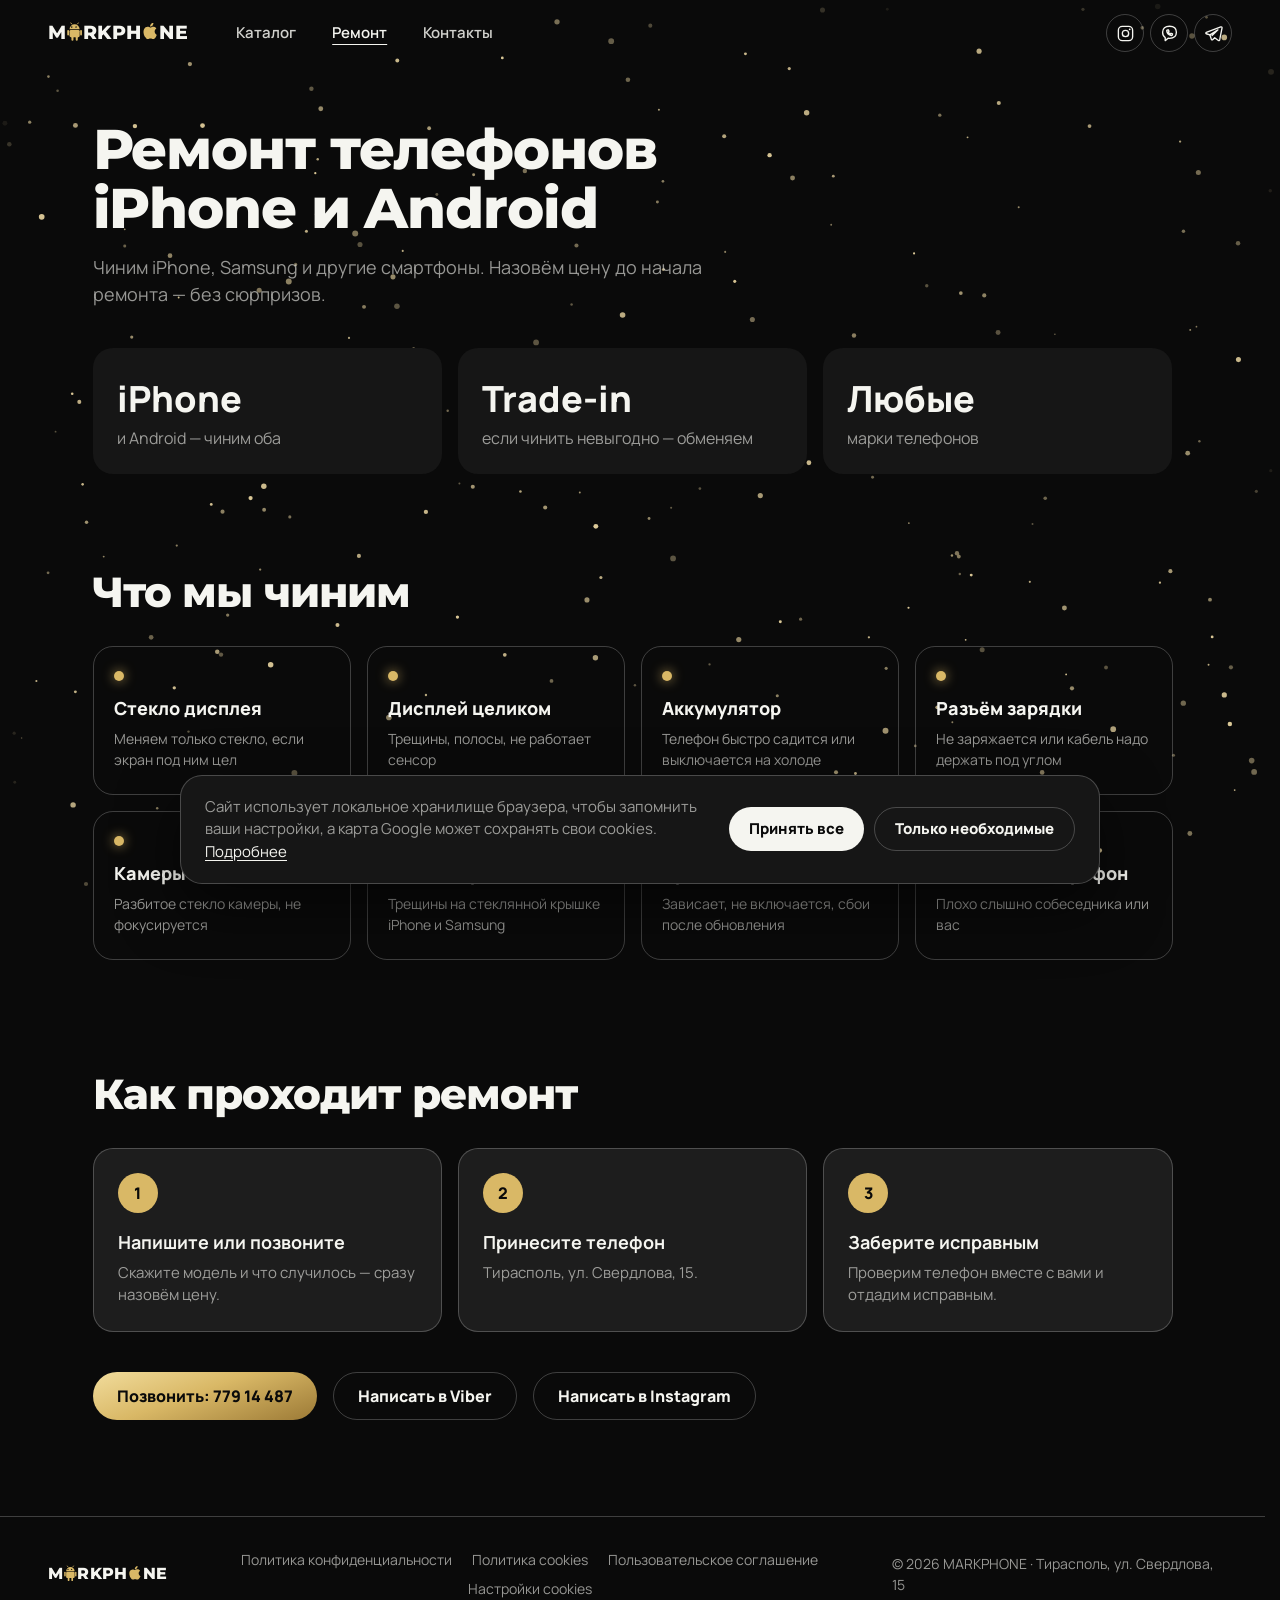
<file: repair.html>
<!doctype html>
<html lang="ru">
<head>
  <meta charset="utf-8">
  <meta name="viewport" content="width=device-width, initial-scale=1">
  <title>Ремонт телефонов — MARKPHONE, Тирасполь</title>
  <meta name="description" content="Ремонт телефонов iPhone и Android в Тирасполе: стекло, дисплей, аккумулятор, разъём зарядки, камеры, прошивка.">
  <meta name="theme-color" content="#0A0A0A">
  <!-- SEO -->
  <link rel="canonical" href="https://markphone-pmr.dvdstudio.workers.dev/repair.html">
  <link rel="icon" href="favicon.ico" sizes="32x32">
  <link rel="icon" href="assets/favicon.svg" type="image/svg+xml">
  <link rel="apple-touch-icon" href="assets/apple-touch-icon.png">
  <link rel="manifest" href="site.webmanifest">
  <meta property="og:type" content="website">
  <meta property="og:site_name" content="MARKPHONE">
  <meta property="og:locale" content="ru_RU">
  <meta property="og:title" content="Ремонт телефонов — MARKPHONE, Тирасполь">
  <meta property="og:description" content="Ремонт телефонов iPhone и Android в Тирасполе: стекло, дисплей, аккумулятор, разъём зарядки, камеры, прошивка.">
  <meta property="og:url" content="https://markphone-pmr.dvdstudio.workers.dev/repair.html">
  <meta property="og:image" content="https://markphone-pmr.dvdstudio.workers.dev/assets/og-image.jpg">
  <meta property="og:image:width" content="1200">
  <meta property="og:image:height" content="630">
  <meta name="twitter:card" content="summary_large_image">
  <!-- /SEO -->
  <link rel="preconnect" href="https://fonts.googleapis.com">
  <link rel="preconnect" href="https://fonts.gstatic.com" crossorigin>
  <link href="https://fonts.googleapis.com/css2?family=Manrope:wght@400;600;800&family=Montserrat:wght@800&display=swap" rel="stylesheet">
  <link rel="stylesheet" href="css/style.css?v=6">
</head>
<body class="is-on">
  <svg width="0" height="0" style="position:absolute" aria-hidden="true">
    <symbol id="i-android" viewBox="0 0 24 30"><path d="M7.2 2.6 5.8.6M16.8 2.6 18.2.6" stroke="currentColor" stroke-width="1.4" stroke-linecap="round" fill="none"/><path fill="currentColor" fill-rule="evenodd" d="M4 11a8 8 0 0 1 16 0zm4.6-3.4a1.1 1.1 0 1 0 0 .01zm6.8 0a1.1 1.1 0 1 0 0 .01z"/><rect fill="currentColor" x="4" y="12.2" width="16" height="11.5" rx="2.2"/><rect fill="currentColor" x=".4" y="12.2" width="2.8" height="8.6" rx="1.4"/><rect fill="currentColor" x="20.8" y="12.2" width="2.8" height="8.6" rx="1.4"/><rect fill="currentColor" x="7" y="22" width="3.2" height="7.4" rx="1.6"/><rect fill="currentColor" x="13.8" y="22" width="3.2" height="7.4" rx="1.6"/></symbol>
    <symbol id="i-apple" viewBox="0 0 24 24"><path fill="currentColor" d="M12.152 6.896c-.948 0-2.415-1.078-3.96-1.04-2.04.027-3.91 1.183-4.961 3.014-2.117 3.675-.546 9.103 1.519 12.09 1.013 1.454 2.208 3.09 3.792 3.039 1.52-.065 2.09-.987 3.935-.987 1.831 0 2.35.987 3.96.948 1.637-.026 2.676-1.48 3.676-2.948 1.156-1.688 1.636-3.325 1.662-3.415-.039-.013-3.182-1.221-3.22-4.857-.026-3.04 2.48-4.494 2.597-4.559-1.429-2.09-3.623-2.324-4.39-2.376-2-.156-3.675 1.09-4.61 1.09zM15.53 3.83c.843-1.012 1.4-2.427 1.245-3.83-1.207.052-2.662.805-3.532 1.818-.78.896-1.454 2.338-1.273 3.714 1.338.104 2.715-.688 3.559-1.701"/></symbol>
  </svg>

  <header class="site-header">
    <a class="site-logo" href="index.html" aria-label="MARKPHONE — на главную"><span class="mp-logo" aria-hidden="true">M<svg class="ic ic--android" viewBox="0 0 24 30"><use href="#i-android"/></svg>RKPH<svg class="ic ic--apple" viewBox="0 0 24 24"><use href="#i-apple"/></svg>NE</span></a>
    <nav class="site-nav">
      <a href="catalog.html">Каталог</a>
      <a href="repair.html" aria-current="page">Ремонт</a>
      <a href="index.html#contacts">Контакты</a>
    </nav>
    <div class="socials">
      <a href="https://www.instagram.com/markphone_pmr/" target="_blank" rel="noopener" aria-label="Instagram" title="Instagram">
        <svg viewBox="0 0 24 24"><rect x="3" y="3" width="18" height="18" rx="5"/><circle cx="12" cy="12" r="4"/><circle class="dot" cx="17.3" cy="6.7" r="1.1"/></svg>
      </a>
      <a href="viber://chat?number=%2B37377914487" aria-label="Viber" title="Viber">
        <svg viewBox="0 0 24 24"><path d="M12 2.8c5.3 0 8.7 2.6 8.7 7.7s-3.4 7.6-8.7 7.6c-.6 0-1.2 0-1.8-.1L6.6 21v-3.8C4.4 15.9 3.3 13.6 3.3 10.5 3.3 5.4 6.7 2.8 12 2.8z"/><path d="M9.3 7.6l1.2-.3.9 1.9-.9.8c.5 1.2 1.4 2.1 2.6 2.6l.8-.9 1.9.9-.3 1.2c-.2.5-.7.8-1.2.7-3-.4-5.4-2.8-5.8-5.8-.1-.5.2-1 .8-1.1z"/></svg>
      </a>
      <a href="https://t.me/+37377914487" target="_blank" rel="noopener" aria-label="Telegram" title="Telegram">
        <svg viewBox="0 0 24 24"><path d="M21.2 3.6L2.9 10.7c-.8.3-.8 1.4 0 1.6l4.6 1.5 1.8 5.6c.2.7 1.1.9 1.6.4l2.6-2.5 4.7 3.5c.6.4 1.4.1 1.6-.6l3-15.2c.2-.9-.7-1.6-1.6-1.4z"/><path d="M7.5 13.8l10.1-6.4-7.4 7.2"/></svg>
      </a>
    </div>
  </header>

  <main class="content repair-page">
    <section class="repair-hero">
      <h1 class="section-title">Ремонт телефонов<br>iPhone и Android</h1>
      <p class="section-lead">Чиним iPhone, Samsung и другие смартфоны. Назовём цену до начала ремонта — без сюрпризов.</p>
      <div class="repair-hero__facts">
        <div><b>iPhone</b><span>и Android — чиним оба</span></div>
        <div><b>Trade-in</b><span>если чинить невыгодно — обменяем</span></div>
        <div><b>Любые</b><span>марки телефонов</span></div>
      </div>
    </section>

    <section class="repair" id="repair">
      <h2 class="section-title section-title--sm">Что мы чиним</h2>
      <ul class="repair-list">
        <li><b>Стекло дисплея</b><span>Меняем только стекло, если экран под ним цел</span></li>
        <li><b>Дисплей целиком</b><span>Трещины, полосы, не работает сенсор</span></li>
        <li><b>Аккумулятор</b><span>Телефон быстро садится или выключается на холоде</span></li>
        <li><b>Разъём зарядки</b><span>Не заряжается или кабель надо держать под углом</span></li>
        <li><b>Камеры</b><span>Разбитое стекло камеры, не фокусируется</span></li>
        <li><b>Задняя крышка</b><span>Трещины на стеклянной крышке iPhone и Samsung</span></li>
        <li><b>Прошивка</b><span>Зависает, не включается, сбои после обновления</span></li>
        <li><b>Динамик и микрофон</b><span>Плохо слышно собеседника или вас</span></li>
      </ul>
    </section>

    <section class="steps">
      <h2 class="section-title section-title--sm">Как проходит ремонт</h2>
      <ol class="steps__list">
        <li><b>Напишите или позвоните</b><span>Скажите модель и что случилось — сразу назовём цену.</span></li>
        <li><b>Принесите телефон</b><span>Тирасполь, ул. Свердлова, 15.</span></li>
        <li><b>Заберите исправным</b><span>Проверим телефон вместе с вами и отдадим исправным.</span></li>
      </ol>
      <div class="repair-cta">
        <a class="btn btn--red" href="tel:+37377914487">Позвонить: 779 14 487</a>
        <a class="btn btn--ghost" href="viber://chat?number=%2B37377914487">Написать в Viber</a>
        <a class="btn btn--ghost" href="https://ig.me/m/markphone_pmr" target="_blank" rel="noopener">Написать в Instagram</a>
      </div>
    </section>
  </main>

  <footer class="site-footer">
    <span class="mp-logo" role="img" aria-label="MARKPHONE">M<svg class="ic ic--android" viewBox="0 0 24 30"><use href="#i-android"/></svg>RKPH<svg class="ic ic--apple" viewBox="0 0 24 24"><use href="#i-apple"/></svg>NE</span>
    <nav class="footer-links" aria-label="Правовая информация">
      <a href="privacy.html">Политика конфиденциальности</a>
      <a href="cookies.html">Политика cookies</a>
      <a href="terms.html">Пользовательское соглашение</a>
      <button class="cookie-settings" type="button">Настройки cookies</button>
    </nav>
    <p>© 2026 MARKPHONE · Тирасполь, ул. Свердлова, 15</p>
  </footer>

  <script>
    // Шапка получает фон при прокрутке
    const header = document.querySelector('.site-header');
    addEventListener('scroll', () => header.classList.toggle('is-scrolled', scrollY > 40), { passive: true });
  </script>
  <script src="js/particles.js?v=1"></script>
  <script src="js/consent.js?v=1"></script>
</body>
</html>
</file>
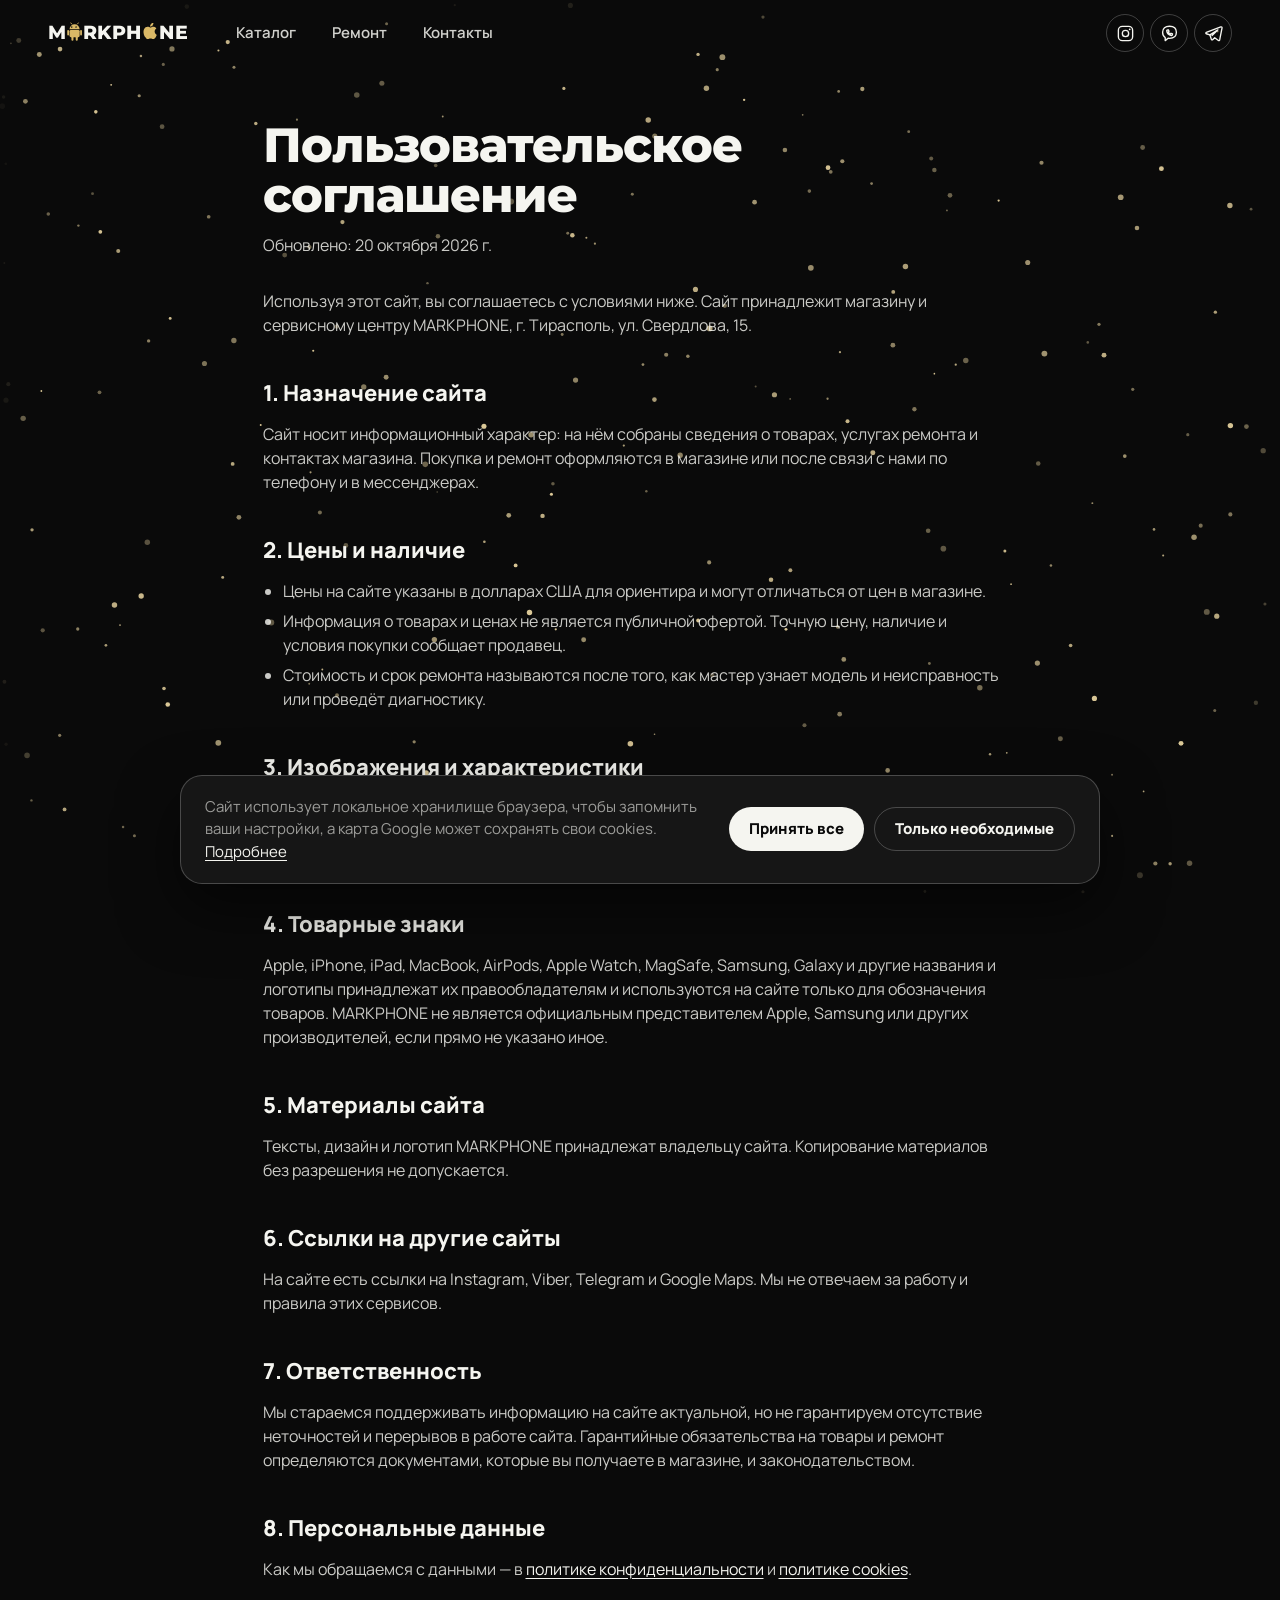
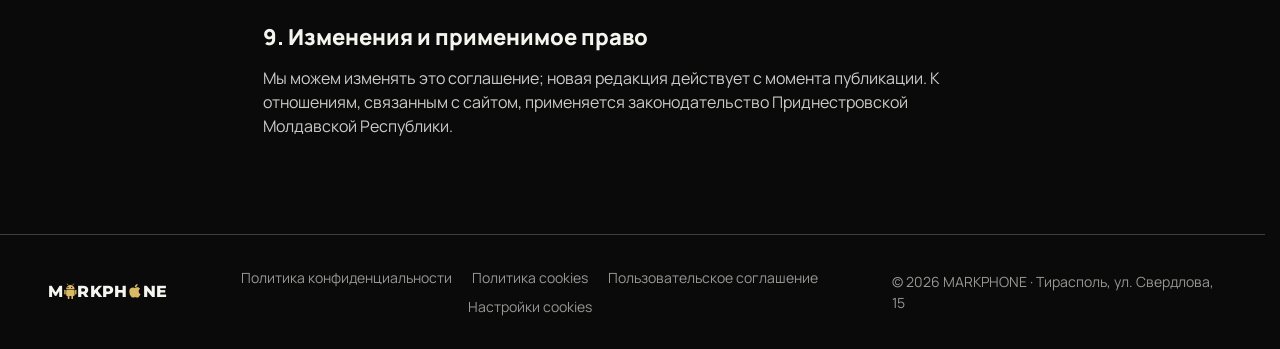
<file: terms.html>
<!doctype html>
<html lang="ru">
<head>
  <meta charset="utf-8">
  <meta name="viewport" content="width=device-width, initial-scale=1">
  <title>Пользовательское соглашение — MARKPHONE, Тирасполь</title>
  <meta name="description" content="Условия использования сайта MARKPHONE: цены, изображения, товарные знаки, ответственность.">
  <meta name="theme-color" content="#0A0A0A">
  <!-- SEO -->
  <link rel="canonical" href="https://markphone-pmr.dvdstudio.workers.dev/terms.html">
  <link rel="icon" href="favicon.ico" sizes="32x32">
  <link rel="icon" href="assets/favicon.svg" type="image/svg+xml">
  <link rel="apple-touch-icon" href="assets/apple-touch-icon.png">
  <link rel="manifest" href="site.webmanifest">
  <meta property="og:type" content="website">
  <meta property="og:site_name" content="MARKPHONE">
  <meta property="og:locale" content="ru_RU">
  <meta property="og:title" content="Пользовательское соглашение — MARKPHONE, Тирасполь">
  <meta property="og:description" content="Условия использования сайта MARKPHONE: цены, изображения, товарные знаки, ответственность.">
  <meta property="og:url" content="https://markphone-pmr.dvdstudio.workers.dev/terms.html">
  <meta property="og:image" content="https://markphone-pmr.dvdstudio.workers.dev/assets/og-image.jpg">
  <meta property="og:image:width" content="1200">
  <meta property="og:image:height" content="630">
  <meta name="twitter:card" content="summary_large_image">
  <!-- /SEO -->
  <link rel="preconnect" href="https://fonts.googleapis.com">
  <link rel="preconnect" href="https://fonts.gstatic.com" crossorigin>
  <link href="https://fonts.googleapis.com/css2?family=Manrope:wght@400;600;800&family=Montserrat:wght@800&display=swap" rel="stylesheet">
  <link rel="stylesheet" href="css/style.css?v=6">
</head>
<body class="is-on">
  <svg width="0" height="0" style="position:absolute" aria-hidden="true">
    <symbol id="i-android" viewBox="0 0 24 30"><path d="M7.2 2.6 5.8.6M16.8 2.6 18.2.6" stroke="currentColor" stroke-width="1.4" stroke-linecap="round" fill="none"/><path fill="currentColor" fill-rule="evenodd" d="M4 11a8 8 0 0 1 16 0zm4.6-3.4a1.1 1.1 0 1 0 0 .01zm6.8 0a1.1 1.1 0 1 0 0 .01z"/><rect fill="currentColor" x="4" y="12.2" width="16" height="11.5" rx="2.2"/><rect fill="currentColor" x=".4" y="12.2" width="2.8" height="8.6" rx="1.4"/><rect fill="currentColor" x="20.8" y="12.2" width="2.8" height="8.6" rx="1.4"/><rect fill="currentColor" x="7" y="22" width="3.2" height="7.4" rx="1.6"/><rect fill="currentColor" x="13.8" y="22" width="3.2" height="7.4" rx="1.6"/></symbol>
    <symbol id="i-apple" viewBox="0 0 24 24"><path fill="currentColor" d="M12.152 6.896c-.948 0-2.415-1.078-3.96-1.04-2.04.027-3.91 1.183-4.961 3.014-2.117 3.675-.546 9.103 1.519 12.09 1.013 1.454 2.208 3.09 3.792 3.039 1.52-.065 2.09-.987 3.935-.987 1.831 0 2.35.987 3.96.948 1.637-.026 2.676-1.48 3.676-2.948 1.156-1.688 1.636-3.325 1.662-3.415-.039-.013-3.182-1.221-3.22-4.857-.026-3.04 2.48-4.494 2.597-4.559-1.429-2.09-3.623-2.324-4.39-2.376-2-.156-3.675 1.09-4.61 1.09zM15.53 3.83c.843-1.012 1.4-2.427 1.245-3.83-1.207.052-2.662.805-3.532 1.818-.78.896-1.454 2.338-1.273 3.714 1.338.104 2.715-.688 3.559-1.701"/></symbol>
  </svg>

  <header class="site-header">
    <a class="site-logo" href="index.html" aria-label="MARKPHONE — на главную"><span class="mp-logo" aria-hidden="true">M<svg class="ic ic--android" viewBox="0 0 24 30"><use href="#i-android"/></svg>RKPH<svg class="ic ic--apple" viewBox="0 0 24 24"><use href="#i-apple"/></svg>NE</span></a>
    <nav class="site-nav">
      <a href="catalog.html">Каталог</a>
      <a href="repair.html">Ремонт</a>
      <a href="index.html#contacts">Контакты</a>
    </nav>
    <div class="socials">
      <a href="https://www.instagram.com/markphone_pmr/" target="_blank" rel="noopener" aria-label="Instagram" title="Instagram">
        <svg viewBox="0 0 24 24"><rect x="3" y="3" width="18" height="18" rx="5"/><circle cx="12" cy="12" r="4"/><circle class="dot" cx="17.3" cy="6.7" r="1.1"/></svg>
      </a>
      <a href="viber://chat?number=%2B37377914487" aria-label="Viber" title="Viber">
        <svg viewBox="0 0 24 24"><path d="M12 2.8c5.3 0 8.7 2.6 8.7 7.7s-3.4 7.6-8.7 7.6c-.6 0-1.2 0-1.8-.1L6.6 21v-3.8C4.4 15.9 3.3 13.6 3.3 10.5 3.3 5.4 6.7 2.8 12 2.8z"/><path d="M9.3 7.6l1.2-.3.9 1.9-.9.8c.5 1.2 1.4 2.1 2.6 2.6l.8-.9 1.9.9-.3 1.2c-.2.5-.7.8-1.2.7-3-.4-5.4-2.8-5.8-5.8-.1-.5.2-1 .8-1.1z"/></svg>
      </a>
      <a href="https://t.me/+37377914487" target="_blank" rel="noopener" aria-label="Telegram" title="Telegram">
        <svg viewBox="0 0 24 24"><path d="M21.2 3.6L2.9 10.7c-.8.3-.8 1.4 0 1.6l4.6 1.5 1.8 5.6c.2.7 1.1.9 1.6.4l2.6-2.5 4.7 3.5c.6.4 1.4.1 1.6-.6l3-15.2c.2-.9-.7-1.6-1.6-1.4z"/><path d="M7.5 13.8l10.1-6.4-7.4 7.2"/></svg>
      </a>
    </div>
  </header>

  <main class="content legal">
    <h1 class="section-title">Пользовательское соглашение</h1>
    <p class="legal__date">Обновлено: 20 октября 2026 г.</p>
<p>Используя этот сайт, вы соглашаетесь с условиями ниже. Сайт принадлежит магазину и сервисному центру MARKPHONE, г. Тирасполь, ул. Свердлова, 15.</p>

<h2>1. Назначение сайта</h2>
<p>Сайт носит информационный характер: на нём собраны сведения о товарах, услугах ремонта и контактах магазина. Покупка и ремонт оформляются в магазине или после связи с нами по телефону и в мессенджерах.</p>

<h2>2. Цены и наличие</h2>
<ul>
  <li>Цены на сайте указаны в долларах США для ориентира и могут отличаться от цен в магазине.</li>
  <li>Информация о товарах и ценах не является публичной офертой. Точную цену, наличие и условия покупки сообщает продавец.</li>
  <li>Стоимость и срок ремонта называются после того, как мастер узнает модель и неисправность или проведёт диагностику.</li>
</ul>

<h2>3. Изображения и характеристики</h2>
<p>Фотографии товаров носят иллюстративный характер. Цвет, комплектация и внешний вид могут отличаться от изображения. Характеристики указаны по данным производителей и могут меняться без уведомления.</p>

<h2>4. Товарные знаки</h2>
<p>Apple, iPhone, iPad, MacBook, AirPods, Apple Watch, MagSafe, Samsung, Galaxy и другие названия и логотипы принадлежат их правообладателям и используются на сайте только для обозначения товаров. MARKPHONE не является официальным представителем Apple, Samsung или других производителей, если прямо не указано иное.</p>

<h2>5. Материалы сайта</h2>
<p>Тексты, дизайн и логотип MARKPHONE принадлежат владельцу сайта. Копирование материалов без разрешения не допускается.</p>

<h2>6. Ссылки на другие сайты</h2>
<p>На сайте есть ссылки на Instagram, Viber, Telegram и Google Maps. Мы не отвечаем за работу и правила этих сервисов.</p>

<h2>7. Ответственность</h2>
<p>Мы стараемся поддерживать информацию на сайте актуальной, но не гарантируем отсутствие неточностей и перерывов в работе сайта. Гарантийные обязательства на товары и ремонт определяются документами, которые вы получаете в магазине, и законодательством.</p>

<h2>8. Персональные данные</h2>
<p>Как мы обращаемся с данными — в <a href="privacy.html">политике конфиденциальности</a> и <a href="cookies.html">политике cookies</a>.</p>

<h2>9. Изменения и применимое право</h2>
<p>Мы можем изменять это соглашение; новая редакция действует с момента публикации. К отношениям, связанным с сайтом, применяется законодательство Приднестровской Молдавской Республики.</p>
  </main>

  <footer class="site-footer">
    <span class="mp-logo" role="img" aria-label="MARKPHONE">M<svg class="ic ic--android" viewBox="0 0 24 30"><use href="#i-android"/></svg>RKPH<svg class="ic ic--apple" viewBox="0 0 24 24"><use href="#i-apple"/></svg>NE</span>
    <nav class="footer-links" aria-label="Правовая информация">
      <a href="privacy.html">Политика конфиденциальности</a>
      <a href="cookies.html">Политика cookies</a>
      <a href="terms.html">Пользовательское соглашение</a>
      <button class="cookie-settings" type="button">Настройки cookies</button>
    </nav>
    <p>© 2026 MARKPHONE · Тирасполь, ул. Свердлова, 15</p>
  </footer>

  <script src="js/particles.js?v=1"></script>
  <script src="js/consent.js?v=1"></script>
  <script>
    const header = document.querySelector('.site-header');
    addEventListener('scroll', () => header.classList.toggle('is-scrolled', scrollY > 40), { passive: true });
  </script>
</body>
</html>
</file>
<file: css/style.css>
/* Цвета MARKPHONE: чёрный фон, золото значков из логотипа (снято с аватара Instagram) */
:root {
  --bg: #0A0A0A;
  --panel: #161616;
  --gold: #D9B866;
  --gold-grad: linear-gradient(160deg, #F1DC9C 0%, #D9B866 45%, #9C7A36 100%);
  --white: #F5F5F0;
  --white-60: rgba(245, 245, 240, .6);
  --glass: rgba(255, 255, 255, .08);
  --glass-line: rgba(255, 255, 255, .22);
  --ease-out: cubic-bezier(.16, 1, .3, 1);
}

* { box-sizing: border-box; margin: 0; padding: 0; }

/* Место под полосу прокрутки занято всегда — иначе при включении логотип сдвигается влево */
html { scroll-behavior: smooth; scrollbar-gutter: stable; background: var(--bg); }

body {
  /* фон задан у html — иначе фон body перекрыл бы частицы */
  color: var(--white);
  font-family: "Manrope", system-ui, sans-serif;
  line-height: 1.5;
  -webkit-font-smoothing: antialiased;
}

/* Пока сайт выключен — только первый экран, без прокрутки */
body.is-off,
body.is-switching { overflow: hidden; }
body:not(.is-on) .content,
body:not(.is-on) .tapes,
body:not(.is-on) .site-footer { display: none; }

a { color: inherit; text-decoration: none; }

/* Текст только для поисковиков и экранных читалок */
.visually-hidden {
  position: absolute !important;
  width: 1px; height: 1px;
  margin: -1px; padding: 0;
  overflow: hidden;
  clip: rect(0 0 0 0);
  white-space: nowrap;
  border: 0;
}
button { font: inherit; color: inherit; background: none; border: 0; cursor: pointer; }
img { display: block; max-width: 100%; }

/* ---------- Шапка ---------- */
.site-header {
  position: fixed;
  inset: 0 0 auto;
  display: flex;
  align-items: center;
  gap: clamp(16px, 4vw, 48px);
  padding: 14px clamp(16px, 4vw, 48px);
  z-index: 10;
  opacity: 0;
  translate: 0 -12px;
  pointer-events: none;
  transition: opacity .6s .5s, translate .6s .5s var(--ease-out), background .3s;
}
.is-on .site-header { opacity: 1; translate: 0 0; pointer-events: auto; }
.site-header.is-scrolled { background: rgba(10, 10, 10, .85); backdrop-filter: blur(10px); }

.site-logo img { width: 128px; height: auto; }

.site-nav { display: flex; gap: clamp(16px, 3vw, 36px); font-weight: 600; font-size: 15px; }
.site-nav a { opacity: .85; transition: opacity .2s; }
.site-nav a:hover, .site-nav a[aria-current] { opacity: 1; }
.site-nav a[aria-current] { text-decoration: underline; text-underline-offset: 6px; }
/* Соцсети справа в шапке */
.socials { display: flex; gap: 6px; margin-left: auto; }
.socials a {
  display: grid;
  place-items: center;
  width: 38px;
  height: 38px;
  border-radius: 50%;
  border: 1px solid var(--glass-line);
  transition: background .2s, border-color .2s, translate .2s;
}
.socials a:hover { background: var(--gold); border-color: var(--gold); color: var(--bg); translate: 0 -2px; }
.socials svg { width: 19px; height: 19px; fill: none; stroke: currentColor; stroke-width: 1.7; stroke-linejoin: round; stroke-linecap: round; }
.socials .dot { fill: currentColor; stroke: none; }

/* ---------- Первый экран ---------- */
.stage {
  position: relative;
  min-height: 100vh;
  min-height: 100svh;
  display: grid;
  place-content: center;
  justify-items: center;
  grid-template-areas: "logo" "below";
  row-gap: 36px;
  padding: 96px 16px 48px;
  text-align: center;
  overflow: hidden;
}
.stage > :not(.particles) { position: relative; z-index: 1; }
.stage > .skip { position: absolute; }

/* Частицы на фоне всего сайта (canvas создаёт js/particles.js) */
.particles {
  position: fixed;
  inset: 0;
  z-index: -1;
  pointer-events: none;
}

.logo { grid-area: logo; }

/* Логотип из букв: вместо «A» — Android, вместо «O» — яблоко (как на аватаре MARKPHONE) */
.mp-logo {
  display: inline-flex;
  align-items: center;
  font-family: "Montserrat", "Manrope", sans-serif;
  font-weight: 800;
  line-height: 1;
  letter-spacing: .02em;
  white-space: nowrap;
  color: var(--white);
}
.mp-logo .ic { flex: none; width: auto; margin: 0 .04em; color: var(--gold); }
.mp-logo .ic--android { height: 1em; translate: 0 -.04em; }
.mp-logo .ic--apple { height: .86em; translate: 0 -.06em; }
.site-logo .mp-logo { font-size: 19px; }
.site-footer .mp-logo { font-size: 16px; }

.mp-logo--big { font-size: clamp(40px, 9.2vw, 128px); }

/* Кнопка «включения» — само яблоко */
.power {
  position: relative;
  display: inline-grid;
  place-items: center;
  height: .86em;
  aspect-ratio: 1;
  margin: 0 .04em;
  translate: 0 -.06em;
  border-radius: 50%;
  color: var(--gold);
}
.power svg { height: 100%; width: auto; }
.power:focus-visible { outline: 2px solid var(--white); outline-offset: 8px; }

.power__ring {
  position: absolute;
  inset: -22%;
  border-radius: 50%;
  border: 2px solid var(--gold);
  opacity: 0;
  animation: breathe 2.4s ease-in-out infinite;
}
.power:hover .power__ring { animation-duration: 1.2s; }

@keyframes breathe {
  0%   { opacity: 0;   scale: .9; }
  50%  { opacity: .6;  scale: 1.08; }
  100% { opacity: 0;   scale: 1.25; }
}

/* Выключено: буквы приглушены, значки серые */
.is-off .mp-logo--big { color: rgba(245, 245, 240, .35); }
.is-off .mp-logo--big .ic { color: #3A3A3A; }
.is-off .power { color: #4A4A4A; }
.is-off .power:hover { color: #6A6A6A; }
.is-off .power__ring { border-color: rgba(245, 245, 240, .6); }

.hint {
  grid-area: below;
  font-size: 13px;
  font-weight: 600;
  letter-spacing: .24em;
  text-transform: uppercase;
  color: var(--white-60);
  animation: hint-in 1s .6s both;
}
@keyframes hint-in { from { opacity: 0; translate: 0 8px; } }

.skip {
  position: absolute;
  right: 24px;
  bottom: 24px;
  font-size: 13px;
  color: var(--white-60);
  padding: 8px 12px;
}
.skip:hover { color: var(--white); }

/* Лозунг под логотипом — появляется после включения */
.tagline {
  grid-area: below;
  visibility: hidden;
  opacity: 0;
  translate: 0 16px;
  transition: opacity .8s .35s, translate .8s .35s var(--ease-out), visibility 0s .35s;
}
.tagline__main {
  font-size: clamp(22px, 2.6vw, 34px);
  font-weight: 800;
  line-height: 1.2;
  letter-spacing: -.01em;
}
.tagline__sub { margin-top: 10px; font-size: 16px; color: var(--white-60); }
.tagline__actions { display: flex; justify-content: center; gap: 12px; margin-top: 28px; }

/* ---------- Включение ---------- */
.is-switching .mp-logo--big { color: rgba(245, 245, 240, .35); animation: press .18s ease-out, letters-on .9s .1s forwards; }
.is-switching .mp-logo--big .ic { animation: gold-flicker .8s forwards; }

@keyframes press { 50% { scale: .97; } }
@keyframes letters-on { to { color: var(--white); } }
@keyframes gold-flicker {
  0%   { color: #3A3A3A; }
  12%  { color: var(--gold); }
  20%  { color: #3A3A3A; }
  32%  { color: var(--gold); }
  40%  { color: #6A5A30; }
  100% { color: var(--gold); filter: drop-shadow(0 0 18px rgba(217, 184, 102, .6)); }
}

.is-on .power__ring,
.is-on .hint,
.is-on .skip,
.is-switching .power__ring,
.is-switching .hint,
.is-switching .skip { opacity: 0; visibility: hidden; transition: opacity .3s, visibility 0s .3s; }
.is-on .power { pointer-events: none; }

.is-on .mp-logo--big .ic { filter: drop-shadow(0 0 14px rgba(217, 184, 102, .4)); }
.is-on .tagline { visibility: visible; opacity: 1; translate: 0 0; transition-delay: .35s, .35s, 0s; }

/* Плавное появление после нажатия кнопки питания:
   всё остальное проявляется одновременно и медленно, без этапов. */
:root { --reveal: 3.5s cubic-bezier(.45, 0, .25, 1); }
.particles { transition: opacity var(--reveal); }
.is-off .particles,
.is-switching .particles { opacity: .35; }

.powering-on.is-on .tagline { transition: none; visibility: visible; opacity: 1; translate: 0 0; animation: fade-in var(--reveal) both; }
.powering-on.is-on .site-header { translate: 0 0; transition: opacity var(--reveal), background .3s; }
.powering-on.is-on .tapes,
.powering-on.is-on .content,
.powering-on.is-on .site-footer { animation: fade-in var(--reveal) both; }

@keyframes fade-in { from { opacity: 0; } }

/* Повторный заход: всё уже включено, без анимаций */
.intro-seen .site-header,
.intro-seen .tagline,
.intro-seen .mp-logo--big,
.intro-seen .mp-logo--big .ic,
.intro-seen .hint,
.intro-seen .skip { transition: none !important; animation: none !important; }
.intro-seen .hint, .intro-seen .skip, .intro-seen .power__ring { display: none; }
.intro-seen .particles { transition: none; }

/* ---------- Общие блоки ---------- */
.content {
  max-width: 1160px;
  margin: 0 auto;
  padding: 0 clamp(16px, 4vw, 40px);
}

section[id] { scroll-margin-top: 72px; }

.section-title {
  font-family: "Montserrat", "Manrope", sans-serif;
  font-size: clamp(32px, 5vw, 56px);
  font-weight: 800;
  line-height: 1.05;
  letter-spacing: -.02em;
}
.section-lead {
  max-width: 620px;
  margin-top: 16px;
  font-size: 18px;
  color: var(--white-60);
}

.btn {
  display: inline-flex;
  align-items: center;
  justify-content: center;
  min-height: 48px;
  padding: 0 24px;
  border-radius: 999px;
  background: var(--white);
  color: var(--bg);
  font-weight: 800;
  transition: translate .2s, box-shadow .2s;
}
.btn:hover { translate: 0 -2px; box-shadow: 0 10px 24px rgba(0, 0, 0, .4); }
.btn--red { background: var(--gold-grad); color: var(--bg); }
.btn--ghost { background: transparent; color: var(--white); border: 1px solid var(--glass-line); }

/* ---------- Бегущие ленты между первым экраном и разделами ---------- */
.tapes {
  position: relative;
  height: 180px;
  margin: -40px 0 0;
  overflow: hidden;
}
.tape {
  position: absolute;
  left: -10%;
  width: 120%;
  top: 50%;
  padding: 14px 0;
  overflow: hidden;
  white-space: nowrap;
  font-size: clamp(16px, 1.8vw, 22px);
  font-weight: 800;
  text-transform: uppercase;
  letter-spacing: .04em;
}
.tape--red { background: var(--gold-grad); color: var(--bg); rotate: 3deg; translate: 0 -50%; }
.tape--white { background: var(--white); color: var(--bg); rotate: -2.5deg; translate: 0 -50%; box-shadow: 0 16px 40px rgba(0, 0, 0, .35); }

.tape__track { display: inline-flex; animation: tape 40s linear infinite; }
.tape--red .tape__track { animation-direction: reverse; animation-duration: 46s; }
.tape__track span { display: inline-flex; align-items: center; }
.tape__track span::after {
  content: "";
  width: 9px;
  height: 9px;
  margin: 0 28px;
  border-radius: 50%;
  background: currentColor;
  opacity: .5;
}
@keyframes tape { to { transform: translateX(-50%); } }

/* ---------- Два раздела: каталог и ремонт ---------- */
.doors {
  display: grid;
  grid-template-columns: 1.15fr 1fr;
  gap: 20px;
  padding: 72px 0 40px;
}

.door {
  position: relative;
  display: flex;
  flex-direction: column;
  min-height: 520px;
  padding: clamp(24px, 3vw, 40px);
  border-radius: 32px;
  overflow: hidden;
  isolation: isolate;
  transition: translate .5s var(--ease-out), box-shadow .5s;
}
.door:hover { translate: 0 -6px; box-shadow: 0 30px 60px rgba(0, 0, 0, .5); }

.door--catalog { background: var(--white); color: var(--bg); }
.door--repair { background: var(--panel); border: 1px solid var(--glass-line); }

.door__kicker { font-size: 14px; font-weight: 800; letter-spacing: .2em; opacity: .5; }
.door__title {
  margin-top: 8px;
  font-size: clamp(44px, 6vw, 84px);
  font-weight: 800;
  line-height: .95;
  letter-spacing: -.03em;
}
.door__text { max-width: 360px; margin-top: 16px; font-size: 17px; opacity: .75; }
.door__cta {
  display: inline-flex;
  align-items: center;
  gap: 10px;
  margin-top: 24px;
  font-weight: 800;
}
.door__cta i {
  display: grid;
  place-items: center;
  width: 40px;
  height: 40px;
  border-radius: 50%;
  font-style: normal;
  background: var(--bg);
  color: var(--white);
  transition: translate .4s var(--ease-out);
}
.door--repair .door__cta i { background: var(--gold); color: var(--bg); }
.door:hover .door__cta i { translate: 6px 0; }

/* Картинки техники в карточке каталога */
.door__art { position: relative; flex: 1; min-height: 220px; margin-top: 24px; }
.art { position: absolute; object-fit: contain; transition: translate .7s var(--ease-out), rotate .7s var(--ease-out); }
.art--phone2 { right: 6%; bottom: 0; height: 88%; rotate: 9deg; }
.art--phone { left: 8%; bottom: 0; height: 96%; rotate: -8deg; }
.art--buds { left: 42%; bottom: -2%; width: 24%; rotate: 6deg; }
.door:hover .art--phone2 { translate: 8px -10px; rotate: 13deg; }
.door:hover .art--phone { translate: -6px -14px; rotate: -12deg; }
.door:hover .art--buds { translate: 0 -10px; rotate: 12deg; }

/* «30 мин» и чипы в карточке ремонта */
.door__art--repair { display: flex; flex-direction: column; justify-content: flex-end; }
.duo { display: flex; align-items: flex-end; gap: 18px; color: var(--gold); filter: drop-shadow(0 0 30px rgba(217, 184, 102, .35)); }
.duo svg { height: clamp(90px, 11vw, 150px); width: auto; transition: translate .5s var(--ease-out); }
.duo .ic--apple { height: clamp(80px, 10vw, 135px); }
.door:hover .duo .ic--android { translate: 0 -8px; }
.big-num {
  font-size: clamp(110px, 14vw, 190px);
  font-weight: 800;
  line-height: .8;
  letter-spacing: -.05em;
  color: var(--gold);
  text-shadow: 0 0 40px rgba(217, 184, 102, .45);
}
.big-num small { font-size: .22em; letter-spacing: 0; margin-left: 8px; color: var(--white); text-shadow: none; }
.door__chips { list-style: none; display: flex; flex-wrap: wrap; gap: 8px; margin-top: 24px; }
.door__chips li {
  padding: 8px 14px;
  border-radius: 999px;
  border: 1px solid var(--glass-line);
  font-size: 14px;
  font-weight: 600;
  transition: background .3s, color .3s;
}
.door:hover .door__chips li { background: var(--glass); }

/* ---------- Что мы чиним ---------- */
.repair { padding: 96px 0 40px; }

.repair-list {
  list-style: none;
  display: grid;
  grid-template-columns: repeat(4, 1fr);
  gap: 16px;
  margin-top: 48px;
}
.repair-list li {
  display: flex;
  flex-direction: column;
  gap: 6px;
  padding: 24px 20px;
  border-radius: 20px;
  border: 1px solid var(--glass-line);
  transition: background .3s, border-color .3s;
}
.repair-list li:hover { background: var(--glass); border-color: rgba(255, 255, 255, .45); }
.repair-list b { font-size: 18px; font-weight: 800; }
.repair-list b::before {
  content: "";
  display: block;
  width: 10px;
  height: 10px;
  margin-bottom: 14px;
  border-radius: 50%;
  background: var(--gold);
  box-shadow: 0 0 12px rgba(217, 184, 102, .8);
}
.repair-list span { font-size: 14px; color: var(--white-60); }

.repair-cta {
  display: flex;
  flex-wrap: wrap;
  align-items: center;
  gap: 12px 16px;
  margin-top: 40px;
}
.repair-cta p { flex-basis: 100%; font-size: 17px; }

/* ---------- Почему MARKPHONE ---------- */
.perks { padding: 72px 0 0; }
.perks .repair-list { margin-top: 32px; }

/* ---------- Контакты и подвал ---------- */
.contacts { padding: 120px 0 80px; text-align: center; }
.contacts__box {
  margin-top: 32px;
  padding: 40px 24px;
  border-radius: 24px;
  background: var(--panel);
}
.contacts__addr { font-size: clamp(20px, 2.4vw, 28px); font-weight: 800; }
.contacts__reach { display: flex; flex-wrap: wrap; align-items: center; justify-content: center; gap: 16px 24px; margin-top: 18px; }
.contacts__phone { font-size: clamp(22px, 2.6vw, 30px); font-weight: 800; letter-spacing: .02em; transition: color .2s; }
.contacts__phone:hover { color: #fff; text-decoration: underline; text-underline-offset: 5px; }
.socials--big { margin-left: 0; gap: 10px; }
.socials--big a { width: 48px; height: 48px; }
.socials--big svg { width: 22px; height: 22px; }
.map {
  display: block;
  width: 100%;
  height: 420px;
  margin-top: 28px;
  border: 0;
  border-radius: 18px;
  background: var(--bg);
}

/* ---------- Страница «Ремонт» ---------- */
.repair-page { padding-top: 120px; }
.repair-hero__facts { display: flex; flex-wrap: wrap; gap: 16px; margin-top: 40px; }
.repair-hero__facts div {
  flex: 1 1 200px;
  padding: 24px;
  border-radius: 20px;
  background: var(--panel);
}
.repair-hero__facts b { display: block; font-size: 36px; font-weight: 800; color: var(--white); }
.repair-hero__facts span { color: var(--white-60); }
.section-title--sm { font-size: clamp(28px, 3.6vw, 42px); }
.repair-page .repair-list { margin-top: 32px; }

.steps { padding: 72px 0 96px; }
.steps__list { list-style: none; counter-reset: step; display: grid; grid-template-columns: repeat(3, 1fr); gap: 16px; margin-top: 32px; }
.steps__list li {
  counter-increment: step;
  display: flex;
  flex-direction: column;
  gap: 6px;
  padding: 24px;
  border-radius: 20px;
  background: var(--glass);
  border: 1px solid var(--glass-line);
}
.steps__list li::before {
  content: counter(step);
  display: grid;
  place-items: center;
  width: 40px;
  height: 40px;
  margin-bottom: 10px;
  border-radius: 50%;
  background: var(--gold);
  color: var(--bg);
  font-weight: 800;
}
.steps__list b { font-size: 18px; }
.steps__list span { color: var(--white-60); font-size: 15px; }

.site-footer {
  display: flex;
  align-items: center;
  justify-content: space-between;
  gap: 16px;
  padding: 32px clamp(16px, 4vw, 48px);
  border-top: 1px solid var(--glass-line);
  font-size: 14px;
  color: var(--white-60);
}

/* ---------- Ссылки в подвале ---------- */
.footer-links { display: flex; flex-wrap: wrap; justify-content: center; gap: 8px 20px; }
.footer-links a, .footer-links button { font-size: 14px; color: var(--white-60); transition: color .2s; }
.footer-links a:hover, .footer-links button:hover { color: var(--white); }

/* ---------- Карта до согласия ---------- */
div.map {
  display: grid;
  place-content: center;
  justify-items: center;
  gap: 16px;
  padding: 24px;
  text-align: center;
  color: var(--white-60);
}
div.map.is-loaded { display: block; padding: 0; overflow: hidden; }
div.map iframe { display: block; width: 100%; height: 100%; border: 0; }

/* ---------- Баннер cookies ---------- */
.cookie-banner {
  position: fixed;
  left: 16px;
  right: 16px;
  bottom: 16px;
  z-index: 50;
  display: flex;
  flex-wrap: wrap;
  align-items: center;
  justify-content: space-between;
  gap: 16px 24px;
  max-width: 920px;
  margin: 0 auto;
  padding: 20px 24px;
  border-radius: 22px;
  background: var(--panel);
  border: 1px solid var(--glass-line);
  box-shadow: 0 24px 60px rgba(0, 0, 0, .55);
  font-size: 15px;
  opacity: 0;
  translate: 0 24px;
  visibility: hidden;
  transition: opacity .4s, translate .4s var(--ease-out), visibility 0s .4s;
}
.cookie-banner.is-visible { opacity: 1; translate: 0 0; visibility: visible; transition-delay: 0s; }
.cookie-banner p { flex: 1 1 380px; color: var(--white-60); }
.cookie-banner a { color: var(--white); text-decoration: underline; text-underline-offset: 3px; }
.cookie-banner__actions { display: flex; flex-wrap: wrap; gap: 10px; }
.cookie-banner .btn { min-height: 44px; padding: 0 20px; }

/* ---------- Юридические страницы ---------- */
.legal { max-width: 820px; padding-top: 120px; padding-bottom: 96px; }
.legal .section-title { font-size: clamp(32px, 4.5vw, 48px); }
.legal__date { margin: 12px 0 32px; font-size: 14px; color: var(--white-60); }
.legal h2 { margin: 40px 0 12px; font-size: 22px; font-weight: 800; }
.legal p, .legal li { font-size: 16px; color: rgba(245, 245, 240, .82); }
.legal p + p { margin-top: 12px; }
.legal ul { margin: 12px 0 0 20px; display: grid; gap: 6px; }
.legal a { color: var(--white); text-decoration: underline; text-underline-offset: 3px; }
.legal code { padding: 2px 6px; border-radius: 6px; background: var(--glass); font-size: 14px; }
.legal mark.todo { padding: 0 4px; border-radius: 4px; background: #FFE066; color: #2B1A00; }
.link-button { color: var(--white); text-decoration: underline; text-underline-offset: 3px; font-size: inherit; }

.legal-table { margin-top: 16px; border-top: 1px solid var(--glass-line); }
.legal-table > div {
  display: grid;
  grid-template-columns: 1fr 2fr 1fr;
  gap: 16px;
  padding: 12px 0;
  border-bottom: 1px solid var(--glass-line);
  font-size: 15px;
}
.legal-table b { font-size: 13px; color: var(--white-60); font-weight: 600; }

/* ================= Каталог ================= */
.catalog-page { padding: 112px 0 80px; }

.notice { margin-top: 12px; font-size: 14px; color: var(--white-60); }

.tabs {
  display: flex;
  gap: 8px;
  margin: 32px 0 28px;
  overflow-x: auto;
  scrollbar-width: none;
}
.tabs button {
  flex: none;
  padding: 10px 18px;
  border-radius: 999px;
  border: 1px solid var(--glass-line);
  font-size: 15px;
  font-weight: 600;
  transition: background .2s, color .2s;
}
.tabs button:hover { background: var(--glass); }
.tabs button[aria-pressed="true"] { background: var(--white); color: var(--bg); border-color: var(--white); }

.products {
  list-style: none;
  display: grid;
  grid-template-columns: repeat(auto-fill, minmax(240px, 1fr));
  gap: 16px;
}

.card {
  display: flex;
  flex-direction: column;
  width: 100%;
  height: 100%;
  padding: 20px;
  border-radius: 22px;
  background: var(--glass);
  border: 1px solid var(--glass-line);
  text-align: left;
  transition: background .3s, border-color .3s, translate .3s var(--ease-out), box-shadow .3s;
}
.card:hover,
.card:focus-visible {
  background: rgba(255, 255, 255, .14);
  border-color: rgba(255, 255, 255, .5);
  translate: 0 -4px;
  box-shadow: 0 20px 40px rgba(0, 0, 0, .45);
  outline: none;
}
.card__img {
  height: 200px;
  width: 100%;
  object-fit: contain;
  margin-bottom: 18px;
  transition: scale .5s var(--ease-out);
}
.card:hover .card__img { scale: 1.06; }
/* Живые фото из магазина (обложки роликов) — кадрируем, а не вписываем */
.card__img--photo { height: 260px; object-fit: cover; object-position: center 80%; border-radius: 14px; }
.card:hover .card__img--photo { scale: 1.02; }
.card__meta { margin-top: 2px; font-size: 13px; color: var(--white-60); }
.card__price b { color: var(--white); }
.card__credit { margin-top: 4px; font-size: 13px; font-weight: 600; color: var(--gold); }
.card__name { font-size: 18px; font-weight: 800; }
.card__price { margin-top: 2px; color: var(--white-60); }
.card__dots { display: flex; gap: 6px; margin-top: auto; padding-top: 14px; }
.card__dots i {
  width: 12px;
  height: 12px;
  border-radius: 50%;
  border: 1px solid rgba(255, 255, 255, .5);
}

/* ---------- Карточка товара (всплывающее окно) ---------- */
.product {
  width: min(1040px, calc(100% - 32px));
  max-height: calc(100vh - 48px);
  margin: auto;
  padding: 0;
  border: 0;
  border-radius: 28px;
  background: var(--panel);
  color: var(--white);
  overflow: auto;
}
.product::backdrop { background: rgba(0, 0, 0, .7); backdrop-filter: blur(6px); }
.product[open] { animation: pop .35s var(--ease-out); }
@keyframes pop { from { opacity: 0; scale: .96; } }

.product__inner {
  display: grid;
  grid-template-columns: 1fr 1fr;
  gap: 40px;
  padding: 40px;
}
.product__close {
  position: sticky;
  top: 16px;
  float: right;
  margin: 16px 16px -56px 0;
  width: 40px;
  height: 40px;
  border-radius: 50%;
  background: var(--glass);
  font-size: 22px;
  line-height: 1;
  z-index: 2;
}
.product__close:hover { background: rgba(255, 255, 255, .2); }

.product__media {
  display: grid;
  place-items: center;
  min-height: 360px;
  border-radius: 22px;
  background: radial-gradient(circle at 50% 45%, rgba(255, 255, 255, .16), transparent 65%);
}
.product__media img { max-height: 440px; object-fit: contain; }
.product__media--photo { background: none; }
.product__media--photo img { border-radius: 18px; }

.product__name { font-size: clamp(26px, 3vw, 36px); font-weight: 800; line-height: 1.1; }
.product__price { margin-top: 10px; font-size: 32px; font-weight: 800; }
.product__price small { display: block; font-size: 13px; font-weight: 400; color: var(--white-60); }

.option { margin-top: 24px; }
.option__label { font-size: 14px; color: var(--white-60); }
.option__label b { color: var(--white); font-weight: 600; }
.option__values { display: flex; flex-wrap: wrap; gap: 8px; margin-top: 10px; }

.swatch {
  width: 34px;
  height: 34px;
  border-radius: 50%;
  border: 2px solid transparent;
  box-shadow: inset 0 0 0 1px rgba(0, 0, 0, .25);
  outline: 2px solid transparent;
  outline-offset: 2px;
  transition: outline-color .2s;
}
.swatch[aria-pressed="true"] { outline-color: var(--white); }

.chip {
  min-width: 72px;
  padding: 10px 14px;
  border-radius: 12px;
  border: 1px solid var(--glass-line);
  font-weight: 600;
  transition: background .2s, color .2s;
}
.chip:hover { background: var(--glass); }
.chip[aria-pressed="true"] { background: var(--white); color: var(--bg); border-color: var(--white); }

.specs { margin-top: 28px; border-top: 1px solid var(--glass-line); }
.specs div { display: flex; justify-content: space-between; gap: 16px; padding: 10px 0; border-bottom: 1px solid var(--glass-line); font-size: 14px; }
.specs dt { color: var(--white-60); }
.specs dd { text-align: right; font-weight: 600; }

.product__actions { display: flex; flex-wrap: wrap; gap: 10px; margin-top: 28px; }

/* ---------- Планшеты ---------- */
@media (max-width: 1000px) {
  .repair-list { grid-template-columns: repeat(2, 1fr); }
}

/* ---------- Телефоны ---------- */
@media (max-width: 760px) {
  .site-header { gap: 12px; }
  .site-nav { gap: 12px; font-size: 13px; }
  .site-logo .mp-logo { font-size: 13px; }
  .socials { gap: 4px; }
  .socials a { width: 32px; height: 32px; }
  .socials svg { width: 16px; height: 16px; }
  .socials--big a { width: 44px; height: 44px; }
  .socials--big svg { width: 20px; height: 20px; }

  .tapes { height: 130px; margin-top: -20px; }
  .doors { grid-template-columns: 1fr; padding-top: 48px; }
  .door { min-height: 440px; border-radius: 26px; }
  .map { height: 300px; }
  .steps__list { grid-template-columns: 1fr; }
  .logo { width: min(86vw, 420px); }
  .tagline__main { font-size: 22px; }

  .repair, .contacts { padding-top: 72px; }
  .repair-list { grid-template-columns: 1fr; }
  .site-footer { flex-direction: column; text-align: center; }
  .legal-table > div { grid-template-columns: 1fr; gap: 4px; }
  .legal-table > div:first-child { display: none; }
  .cookie-banner { left: 8px; right: 8px; bottom: 8px; padding: 16px; }
  .cookie-banner__actions, .cookie-banner .btn { width: 100%; }

  .products { grid-template-columns: 1fr 1fr; gap: 10px; }
  .card { padding: 14px; }
  .card__img { height: 140px; }
  .card__img--photo { height: 200px; }
  .card__name { font-size: 15px; }

  .product { width: 100%; max-height: 100svh; height: 100svh; border-radius: 0; }
  .product__inner { grid-template-columns: 1fr; gap: 20px; padding: 24px 16px 32px; }
  .product__media { min-height: 260px; }
  .product__media img { max-height: 280px; }
}

/* Узкие телефоны: соцсети в шапке не помещаются — они есть в блоке «Как нас найти» */
@media (max-width: 440px) {
  .site-header .socials { display: none; }
}

/* Для тех, кто отключил анимации в системе */
@media (prefers-reduced-motion: reduce) {
  *, *::before, *::after { animation-duration: .01ms !important; animation-iteration-count: 1 !important; transition-duration: .01ms !important; transition-delay: 0s !important; }
  html { scroll-behavior: auto; }
  /* Плавное проявление — не движение, его оставляем и при выключенных анимациях */
  .powering-on.is-on .tagline,
  .powering-on.is-on .tapes,
  .powering-on.is-on .content,
  .powering-on.is-on .site-footer { animation-duration: 3.5s !important; }
  .powering-on.is-on .site-header,
  .powering-on .particles { transition-duration: 3.5s !important; }
}
</file>
